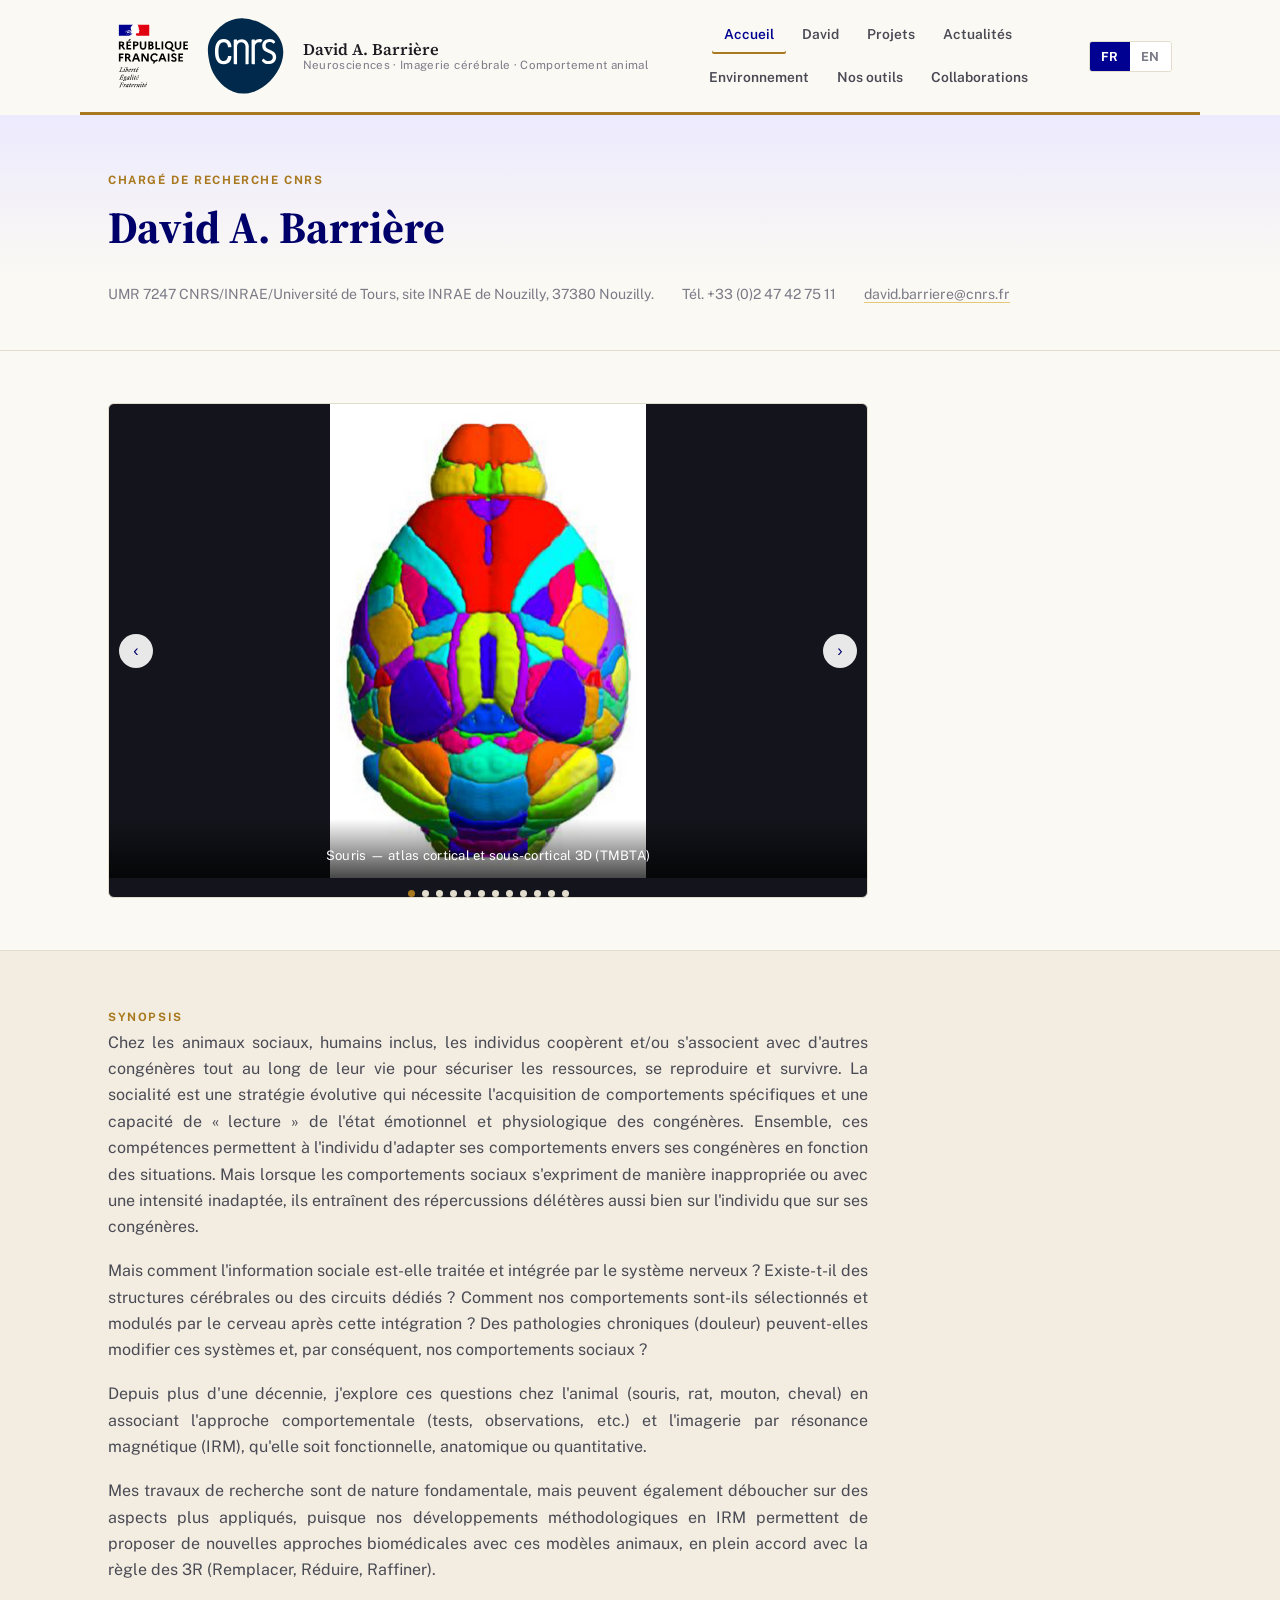
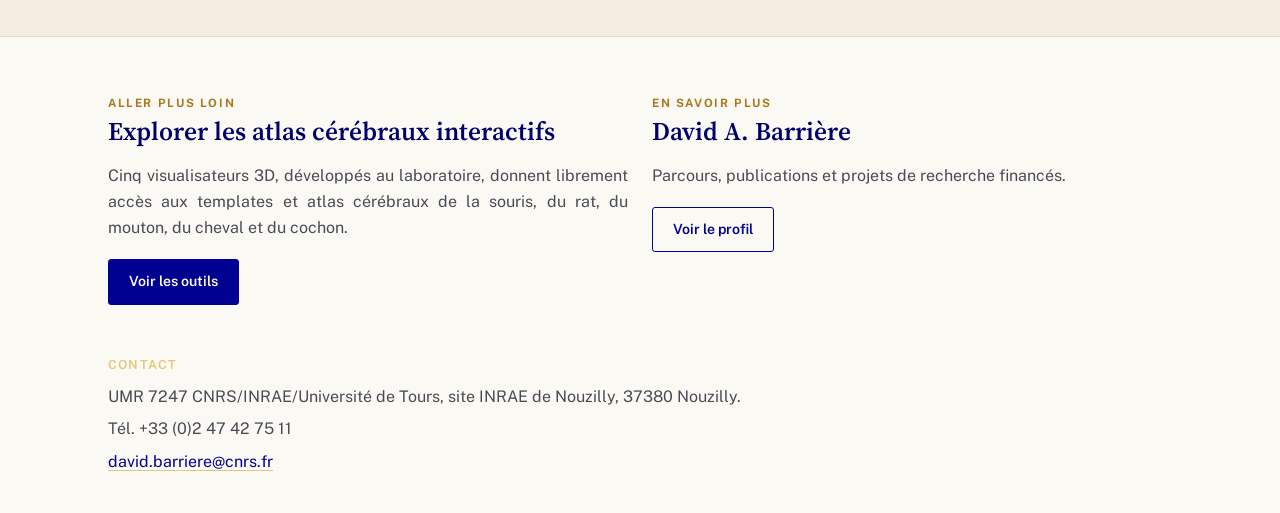
<file: index.html>
<!doctype html>
<html lang="fr">
<head>
<meta charset="utf-8" />
<meta name="viewport" content="width=device-width, initial-scale=1" />
<title>David A. Barrière — Neurosciences sociales &amp; imagerie cérébrale</title>
<meta name="description" content="David A. Barrière, Chargé de Recherche CNRS, UMR 7247 PRC — imagerie cérébrale et éthologie computationnelle chez l'animal." />
<meta name="google-site-verification" content="NiwspZHtEETJXSkyAQ-cQuq5qLHvLIbcLgg3oZhoqTY" />
<meta name="msvalidate.01" content="DA36E1AEF1D26B01E911F034DDCC80C7" />
<link rel="stylesheet" href="./assets/css/site.css?v=11" />
<script data-goatcounter="https://davidbarriere.goatcounter.com/count" async src="https://gc.zgo.at/count.js"></script>
<link rel="canonical" href="https://davidbarriere.github.io/" />
</head>
<body>
<div id="site-header"></div>

<main>
  <section class="hero">
    <div class="wrap">
      <span class="eyebrow" data-i18n="rights"></span>
      <h1>David A. Barrière</h1>
      <div class="hero-contact">
        <span data-lang-block="fr">UMR 7247 CNRS/INRAE/Université de Tours, site INRAE de Nouzilly, 37380 Nouzilly.</span>
        <span data-lang-block="en">UMR 7247 CNRS/INRAE/University of Tours, INRAE site of Nouzilly, 37380 Nouzilly, France.</span>
        <span>Tél. +33 (0)2 47 42 75 11</span>
        <a href="mailto:david.barriere@cnrs.fr">david.barriere@cnrs.fr</a>
      </div>
    </div>
  </section>

  <section class="section">
    <div class="wrap">
      <div class="carousel" data-carousel>
        <div class="carousel-track">
          <div class="carousel-slide active">
            <img src="assets/img/carousel/mouse1.png" alt="Mouse brain 3D atlas" />
            <div class="carousel-caption">
              <span data-lang-block="fr">Souris — atlas cortical et sous-cortical 3D (TMBTA)</span>
              <span data-lang-block="en">Mouse — 3D cortical and subcortical atlas (TMBTA)</span>
            </div>
          </div>
          <div class="carousel-slide">
            <img src="assets/img/carousel/mouse2.png" alt="Mouse functional cortical systems" />
            <div class="carousel-caption">
              <span data-lang-block="fr">Souris — systèmes corticaux fonctionnels (frontal, insulaire, olfactif, moteur…)</span>
              <span data-lang-block="en">Mouse — functional cortical systems (frontal, insular, olfactory, motor…)</span>
            </div>
          </div>
          <div class="carousel-slide">
            <img src="assets/img/carousel/mouse3.png" alt="Mouse hypothalamic nuclei" />
            <div class="carousel-caption">
              <span data-lang-block="fr">Souris — segmentation 3D des noyaux hypothalamiques</span>
              <span data-lang-block="en">Mouse — 3D segmentation of hypothalamic nuclei</span>
            </div>
          </div>
          <div class="carousel-slide">
            <img src="assets/img/carousel/mouse4.png" alt="Mouse hippocampal formation" />
            <div class="carousel-caption">
              <span data-lang-block="fr">Souris — formation hippocampique bilatérale (CA1/CA3/DG)</span>
              <span data-lang-block="en">Mouse — bilateral hippocampal formation (CA1/CA3/DG)</span>
            </div>
          </div>
          <div class="carousel-slide">
            <img src="assets/img/carousel/rat-atlas.png" alt="Rat brain 3D atlas" />
            <div class="carousel-caption">
              <span data-lang-block="fr">Rat — atlas cérébral 3D, vue dorsale (SIGMA/Waxholm Space)</span>
              <span data-lang-block="en">Rat — 3D brain atlas, dorsal view (SIGMA/Waxholm Space)</span>
            </div>
          </div>
          <div class="carousel-slide">
            <img src="assets/img/carousel/rat2.png" alt="Rat brain coronal atlas series" />
            <div class="carousel-caption">
              <span data-lang-block="fr">Rat — série de coupes coronales en coordonnées stéréotaxiques</span>
              <span data-lang-block="en">Rat — coronal atlas series in stereotaxic coordinates</span>
            </div>
          </div>
          <div class="carousel-slide">
            <img src="assets/img/carousel/sheep.png" alt="Sheep brain stereotaxic atlas" />
            <div class="carousel-caption">
              <span data-lang-block="fr">Mouton — atlas IRM stéréotaxique référencé à Lambda (TSBTA)</span>
              <span data-lang-block="en">Sheep — stereotaxic MRI atlas referenced to Lambda (TSBTA)</span>
            </div>
          </div>
          <div class="carousel-slide">
            <img src="assets/img/carousel/sheep2.png" alt="Sheep thalamic nuclei" />
            <div class="carousel-caption">
              <span data-lang-block="fr">Mouton — segmentation des noyaux thalamiques</span>
              <span data-lang-block="en">Sheep — segmentation of thalamic nuclei</span>
            </div>
          </div>
          <div class="carousel-slide">
            <img src="assets/img/carousel/horse-atlas.png" alt="Horse brain 3D atlas" />
            <div class="carousel-caption">
              <span data-lang-block="fr">Cheval — atlas cortical 3D, vue latérale</span>
              <span data-lang-block="en">Horse — 3D cortical atlas, lateral view</span>
            </div>
          </div>
          <div class="carousel-slide">
            <img src="assets/img/carousel/horse-fiberatlas.png" alt="Horse white matter tractography" />
            <div class="carousel-caption">
              <span data-lang-block="fr">Cheval — tractographie des faisceaux de substance blanche</span>
              <span data-lang-block="en">Horse — white matter fiber tractography</span>
            </div>
          </div>
          <div class="carousel-slide">
            <img src="assets/img/carousel/horse-template.png" alt="Horse anatomical MRI template" />
            <div class="carousel-caption">
              <span data-lang-block="fr">Cheval — template anatomique IRM (coupe coronale)</span>
              <span data-lang-block="en">Horse — anatomical MRI template (coronal slice)</span>
            </div>
          </div>
          <div class="carousel-slide">
            <img src="assets/img/carousel/sheep3.png" alt="Whole-brain segmentation within the skull" />
            <div class="carousel-caption">
              <span data-lang-block="fr">Segmentation cérébrale complète au sein du crâne, espace stéréotaxique</span>
              <span data-lang-block="en">Whole-brain segmentation within the skull, stereotaxic space</span>
            </div>
          </div>
        </div>
        <button class="carousel-arrow prev" aria-label="Previous">‹</button>
        <button class="carousel-arrow next" aria-label="Next">›</button>
        <div class="carousel-dots"></div>
      </div>
    </div>
  </section>

  <section class="section section-alt">
    <div class="wrap">
      <span class="eyebrow" data-lang-block="fr">Synopsis</span>
      <span class="eyebrow" data-lang-block="en">Synopsis</span>
      <div class="prose" data-lang-block="fr">
        <p>Chez les animaux sociaux, humains inclus, les individus coopèrent et/ou s'associent avec d'autres congénères tout au long de leur vie pour sécuriser les ressources, se reproduire et survivre. La socialité est une stratégie évolutive qui nécessite l'acquisition de comportements spécifiques et une capacité de « lecture » de l'état émotionnel et physiologique des congénères. Ensemble, ces compétences permettent à l'individu d'adapter ses comportements envers ses congénères en fonction des situations. Mais lorsque les comportements sociaux s'expriment de manière inappropriée ou avec une intensité inadaptée, ils entraînent des répercussions délétères aussi bien sur l'individu que sur ses congénères.</p>
        <p>Mais comment l'information sociale est-elle traitée et intégrée par le système nerveux ? Existe-t-il des structures cérébrales ou des circuits dédiés ? Comment nos comportements sont-ils sélectionnés et modulés par le cerveau après cette intégration ? Des pathologies chroniques (douleur) peuvent-elles modifier ces systèmes et, par conséquent, nos comportements sociaux ?</p>
        <p>Depuis plus d'une décennie, j'explore ces questions chez l'animal (souris, rat, mouton, cheval) en associant l'approche comportementale (tests, observations, etc.) et l'imagerie par résonance magnétique (IRM), qu'elle soit fonctionnelle, anatomique ou quantitative.</p>
        <p>Mes travaux de recherche sont de nature fondamentale, mais peuvent également déboucher sur des aspects plus appliqués, puisque nos développements méthodologiques en IRM permettent de proposer de nouvelles approches biomédicales avec ces modèles animaux, en plein accord avec la règle des 3R (Remplacer, Réduire, Raffiner).</p>
      </div>
      <div class="prose" data-lang-block="en">
        <p>In social animals, humans included, individuals cooperate with and/or associate with other conspecifics throughout their lives to secure resources, reproduce and survive. Sociality is an evolutionary strategy that requires the acquisition of specific behaviours and the ability to "read" the emotional and physiological state of conspecifics. Together, these abilities allow an individual to adapt its behaviour towards others according to the situation. But when social behaviours are expressed inappropriately, or with an unsuited intensity, they have deleterious consequences for both the individual and its conspecifics.</p>
        <p>But how is social information processed and integrated by the nervous system? Are there dedicated brain structures or circuits? How are our behaviours selected and modulated by the brain after this integration? Can chronic conditions such as pain alter these systems and, consequently, our social behaviours?</p>
        <p>For over a decade, I have been investigating these questions in animal models (mice, rats, sheep, horses), combining behavioural approaches (tests, observations, etc.) with magnetic resonance imaging (MRI), whether functional, anatomical or quantitative.</p>
        <p>My research is fundamental in nature, but can also lead to more applied outcomes, since our methodological developments in MRI make it possible to propose new biomedical approaches using these animal models, fully in line with the 3Rs principle (Replace, Reduce, Refine).</p>
      </div>
    </div>
  </section>

  <section class="section">
    <div class="wrap grid grid-2">
      <div>
        <span class="eyebrow" data-lang-block="fr">Aller plus loin</span>
        <span class="eyebrow" data-lang-block="en">Go further</span>
        <h2 data-lang-block="fr">Explorer les atlas cérébraux interactifs</h2>
        <h2 data-lang-block="en">Explore the interactive brain atlases</h2>
        <p data-lang-block="fr">Cinq visualisateurs 3D, développés au laboratoire, donnent librement accès aux templates et atlas cérébraux de la souris, du rat, du mouton, du cheval et du cochon.</p>
        <p data-lang-block="en">Five 3D viewers, developed in the lab, give free access to the mouse, rat, sheep, horse and pig brain templates and atlases.</p>
        <a class="btn" href="tools.html"><span data-lang-block="fr">Voir les outils</span><span data-lang-block="en">See the tools</span></a>
      </div>
      <div>
        <span class="eyebrow" data-lang-block="fr">En savoir plus</span>
        <span class="eyebrow" data-lang-block="en">Learn more</span>
        <h2 data-lang-block="fr">David A. Barrière</h2>
        <h2 data-lang-block="en">David A. Barrière</h2>
        <p data-lang-block="fr">Parcours, publications et projets de recherche financés.</p>
        <p data-lang-block="en">Career path, publications and funded research projects.</p>
        <a class="btn btn-outline" href="david.html"><span data-lang-block="fr">Voir le profil</span><span data-lang-block="en">See the profile</span></a>
      </div>
    </div>
  </section>
</main>

<div id="site-footer"></div>

<script type="module">
  import { initSiteChrome, initCarousel } from "./assets/js/site.js?v=2";
  initSiteChrome({ active: "home", defaultLang: "fr" });
  initCarousel("[data-carousel]");
</script>
</body>
</html>
</file>
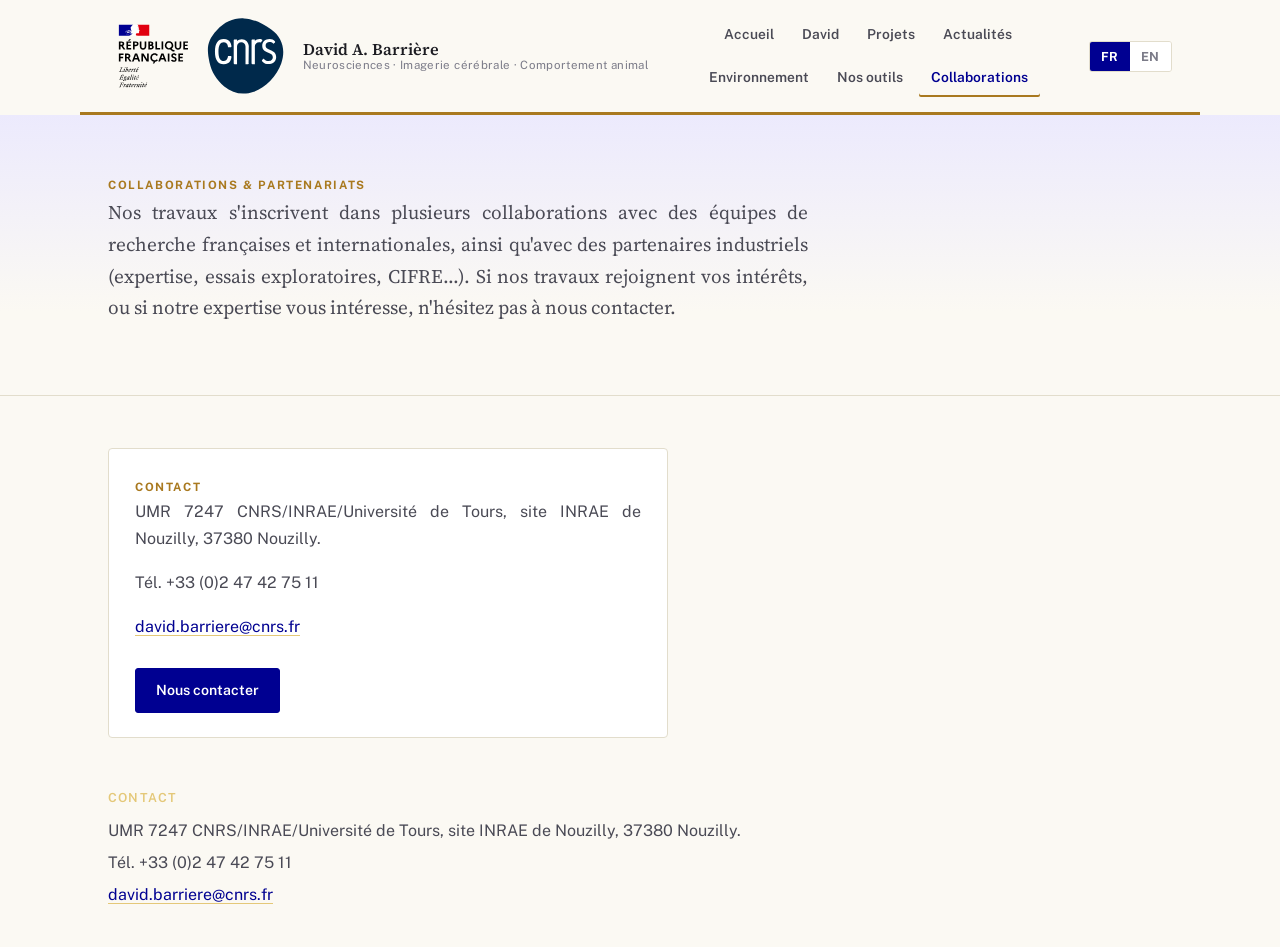
<file: collaborations.html>
<!doctype html>
<html lang="fr">
<head>
<meta charset="utf-8" />
<meta name="viewport" content="width=device-width, initial-scale=1" />
<title>David A. Barrière — Collaborations</title>
<meta name="description" content="Collaborations académiques et industrielles — UMR 7247 CNRS/INRAE/Université de Tours." />
<link rel="stylesheet" href="./assets/css/site.css?v=11" />
<script data-goatcounter="https://davidbarriere.goatcounter.com/count" async src="https://gc.zgo.at/count.js"></script>
<link rel="canonical" href="https://davidbarriere.github.io/collaborations.html" />
</head>
<body>
<div id="site-header"></div>

<main>
  <section class="hero">
    <div class="wrap">
      <span class="eyebrow" data-lang-block="fr">Collaborations &amp; partenariats</span>
      <span class="eyebrow" data-lang-block="en">Collaborations &amp; partnerships</span>
      <p class="hero-lede" data-lang-block="fr">Nos travaux s'inscrivent dans plusieurs collaborations avec des équipes de recherche françaises et internationales, ainsi qu'avec des partenaires industriels (expertise, essais exploratoires, CIFRE…). Si nos travaux rejoignent vos intérêts, ou si notre expertise vous intéresse, n'hésitez pas à nous contacter.</p>
      <p class="hero-lede" data-lang-block="en">Our work is part of several collaborations with French and international research teams, as well as with industrial partners (expert consulting, exploratory trials, CIFRE PhDs…). If our work aligns with your interests, or if our expertise is of interest to you, please do not hesitate to contact us.</p>
    </div>
  </section>

  <section class="section">
    <div class="wrap">
      <div class="card" style="max-width:560px;">
        <span class="eyebrow" data-lang-block="fr">Contact</span>
        <span class="eyebrow" data-lang-block="en">Contact</span>
        <p data-lang-block="fr">UMR 7247 CNRS/INRAE/Université de Tours, site INRAE de Nouzilly, 37380 Nouzilly.</p>
        <p data-lang-block="en">UMR 7247 CNRS/INRAE/University of Tours, INRAE site of Nouzilly, 37380 Nouzilly, France.</p>
        <p>Tél. +33 (0)2 47 42 75 11</p>
        <p><a href="mailto:david.barriere@cnrs.fr">david.barriere@cnrs.fr</a></p>
        <a class="btn" href="mailto:david.barriere@cnrs.fr" style="margin-top:10px;">
          <span data-lang-block="fr">Nous contacter</span>
          <span data-lang-block="en">Get in touch</span>
        </a>
      </div>
    </div>
  </section>
</main>

<div id="site-footer"></div>

<script type="module">
  import { initSiteChrome } from "./assets/js/site.js?v=2";
  initSiteChrome({ active: "collaborations", defaultLang: "fr" });
</script>
</body>
</html>
</file>
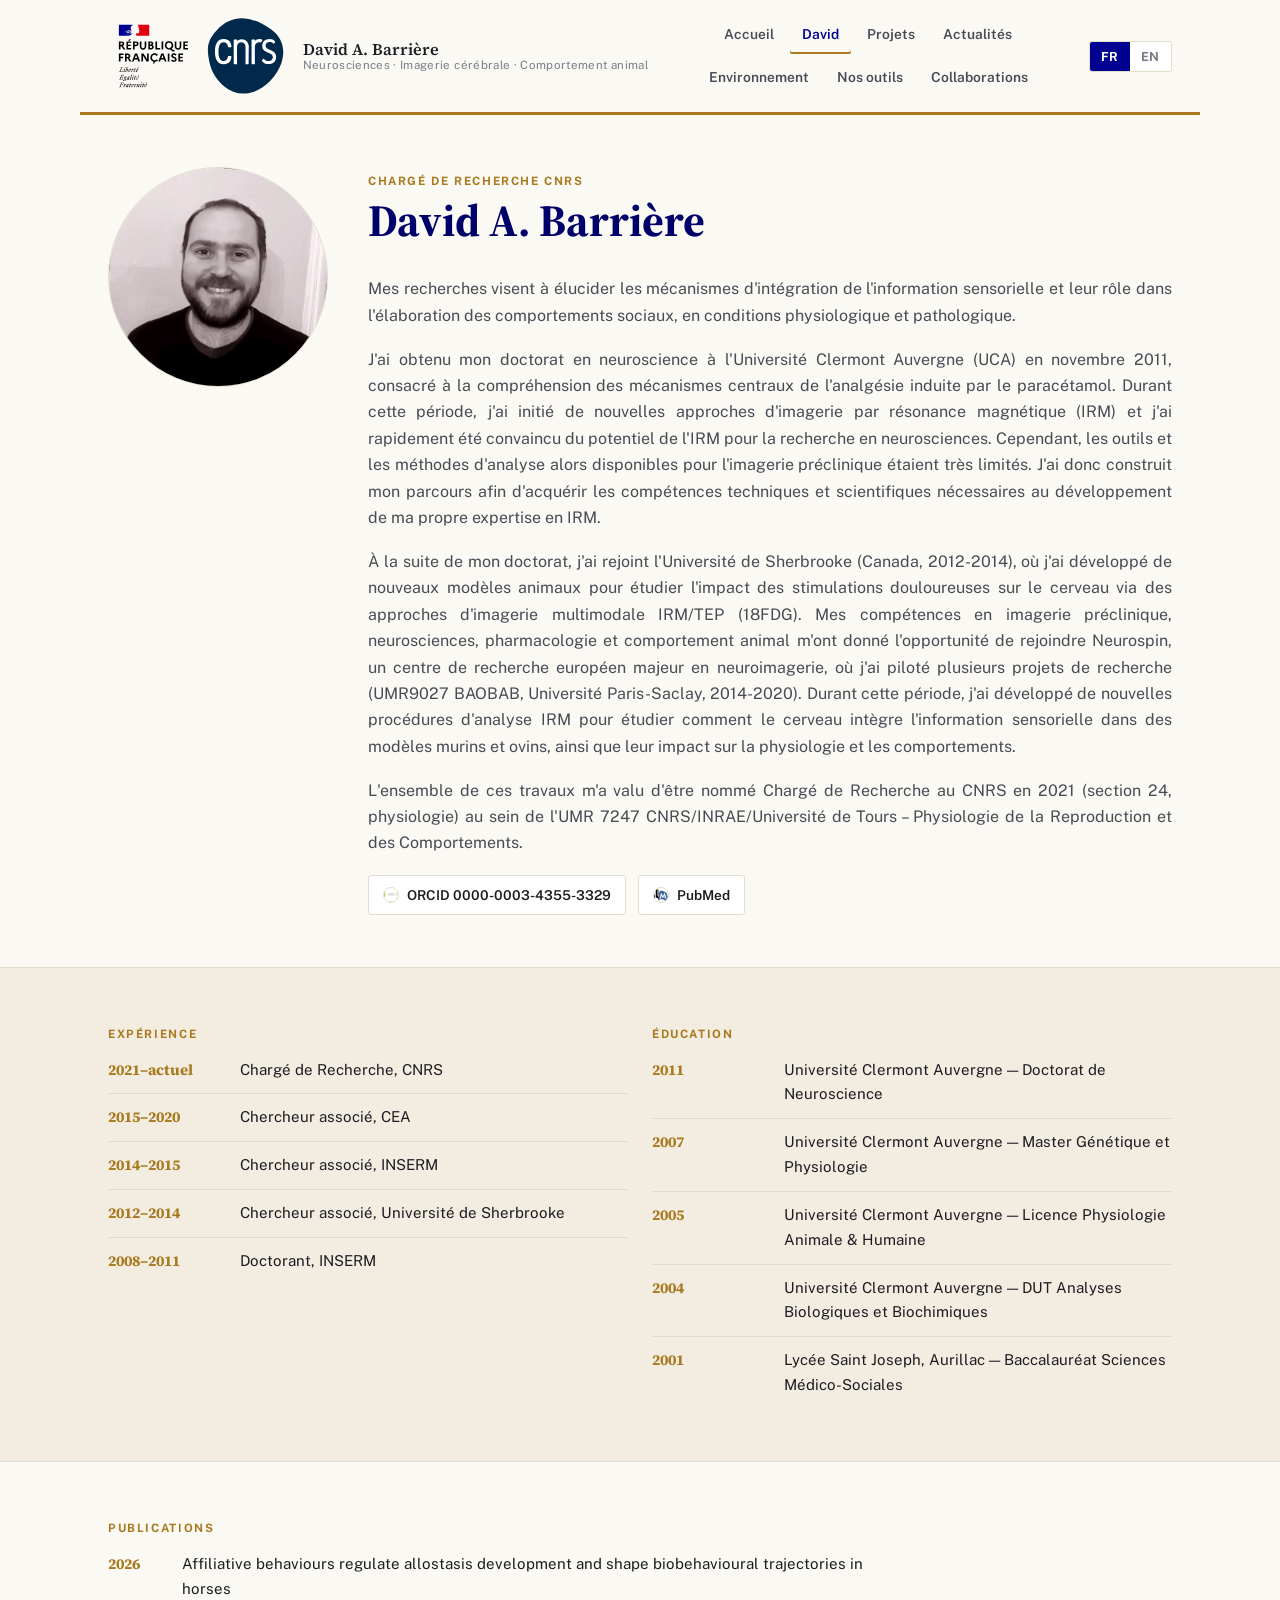
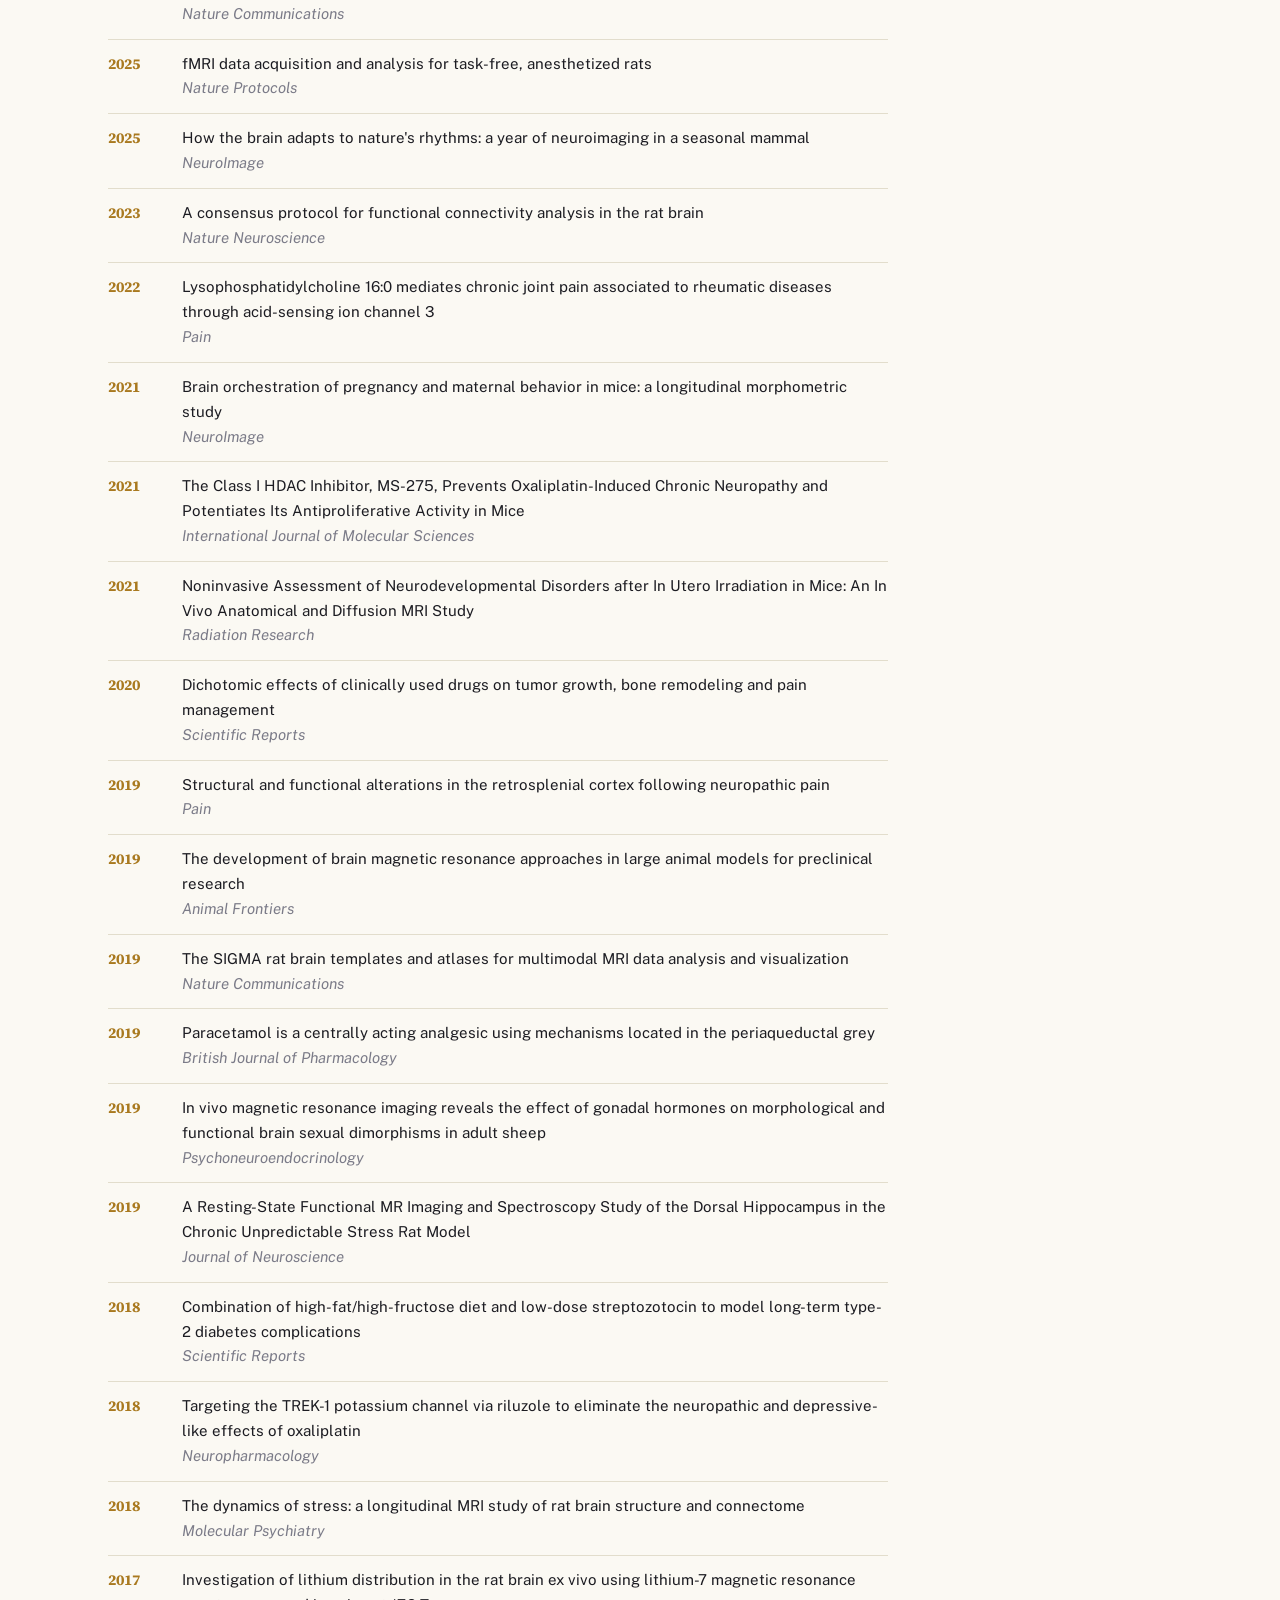
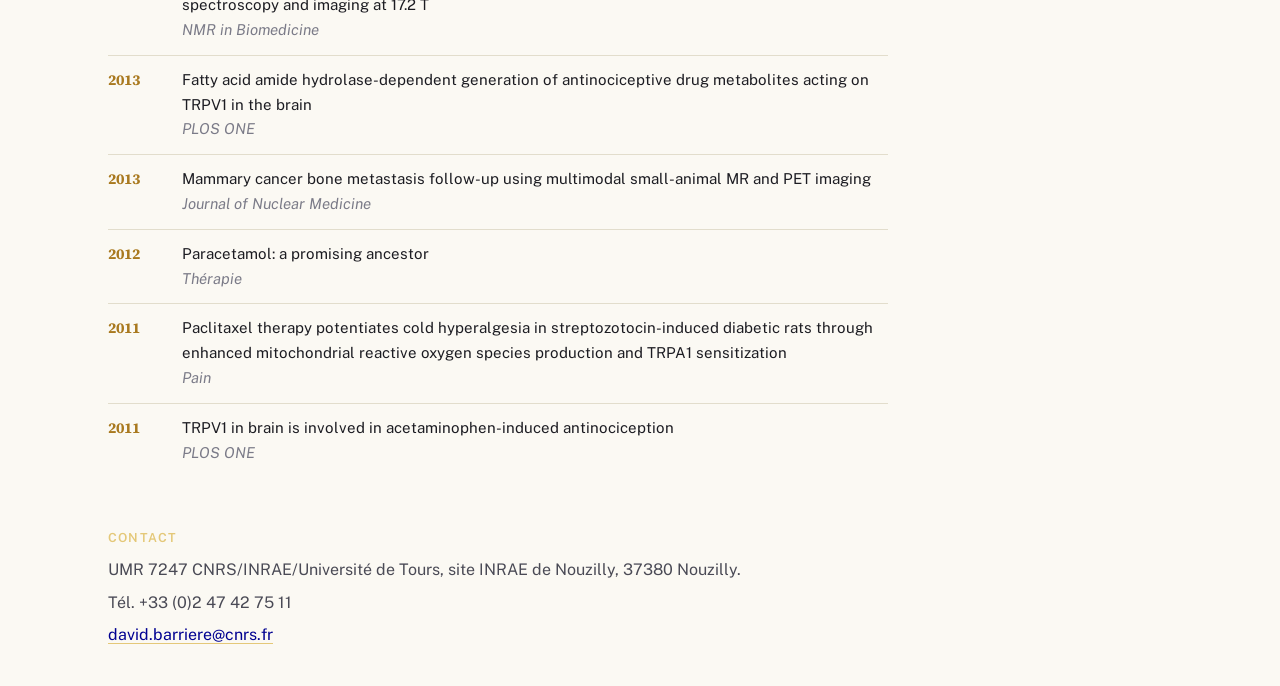
<file: david.html>
<!doctype html>
<html lang="fr">
<head>
<meta charset="utf-8" />
<meta name="viewport" content="width=device-width, initial-scale=1" />
<title>David A. Barrière — Parcours &amp; publications</title>
<meta name="description" content="Parcours, expérience, formation et publications de David A. Barrière, Chargé de Recherche CNRS." />
<link rel="stylesheet" href="./assets/css/site.css?v=11" />
<script data-goatcounter="https://davidbarriere.goatcounter.com/count" async src="https://gc.zgo.at/count.js"></script>
<link rel="canonical" href="https://davidbarriere.github.io/david.html" />
</head>
<body>
<div id="site-header"></div>

<main>
  <section class="section">
    <div class="wrap bio-grid">
      <img src="assets/img/david-portrait.jpg" alt="David A. Barrière" width="220" />
      <div>
        <span class="eyebrow" data-lang-block="fr">Chargé de Recherche CNRS</span>
        <span class="eyebrow" data-lang-block="en">CNRS Research Scientist</span>
        <h1>David A. Barrière</h1>
        <div data-lang-block="fr">
          <p>Mes recherches visent à élucider les mécanismes d'intégration de l'information sensorielle et leur rôle dans l'élaboration des comportements sociaux, en conditions physiologique et pathologique.</p>
          <p>J'ai obtenu mon doctorat en neuroscience à l'Université Clermont Auvergne (UCA) en novembre 2011, consacré à la compréhension des mécanismes centraux de l'analgésie induite par le paracétamol. Durant cette période, j'ai initié de nouvelles approches d'imagerie par résonance magnétique (IRM) et j'ai rapidement été convaincu du potentiel de l'IRM pour la recherche en neurosciences. Cependant, les outils et les méthodes d'analyse alors disponibles pour l'imagerie préclinique étaient très limités. J'ai donc construit mon parcours afin d'acquérir les compétences techniques et scientifiques nécessaires au développement de ma propre expertise en IRM.</p>
          <p>À la suite de mon doctorat, j'ai rejoint l'Université de Sherbrooke (Canada, 2012-2014), où j'ai développé de nouveaux modèles animaux pour étudier l'impact des stimulations douloureuses sur le cerveau via des approches d'imagerie multimodale IRM/TEP (18FDG). Mes compétences en imagerie préclinique, neurosciences, pharmacologie et comportement animal m'ont donné l'opportunité de rejoindre Neurospin, un centre de recherche européen majeur en neuroimagerie, où j'ai piloté plusieurs projets de recherche (UMR9027 BAOBAB, Université Paris-Saclay, 2014-2020). Durant cette période, j'ai développé de nouvelles procédures d'analyse IRM pour étudier comment le cerveau intègre l'information sensorielle dans des modèles murins et ovins, ainsi que leur impact sur la physiologie et les comportements.</p>
          <p>L'ensemble de ces travaux m'a valu d'être nommé Chargé de Recherche au CNRS en 2021 (section 24, physiologie) au sein de l'UMR 7247 CNRS/INRAE/Université de Tours – Physiologie de la Reproduction et des Comportements.</p>
        </div>
        <div data-lang-block="en">
          <p>My research aims to elucidate the mechanisms underlying the integration of sensory information and their role in shaping social behaviour, in health and disease.</p>
          <p>I obtained my PhD in neuroscience from the University Clermont Auvergne (UCA) in November 2011, devoted to understanding the central mechanisms of paracetamol-induced analgesia. During this period, I initiated new magnetic resonance imaging (MRI) approaches and was rapidly convinced of the potential of MRI for neuroscience research. However, the tools and analytical methods available for preclinical imaging at the time were very limited. I therefore built my career to acquire the technical and scientific skills needed to develop my own expertise in MRI.</p>
          <p>Following my PhD, I joined the University of Sherbrooke (Canada, 2012-2014), where I developed new animal models to study the impact of painful stimulation on the brain using multimodal MRI/PET (18FDG) imaging approaches. My skills in preclinical imaging, neuroscience, pharmacology and animal behaviour gave me the opportunity to join NeuroSpin, a major European neuroimaging research centre, where I managed several research projects (UMR9027 BAOBAB, Université Paris-Saclay, 2014-2020). During this period, I developed new MRI analytical procedures to study how the brain integrates sensory information in rodent and ovine models, as well as their impact on physiology and behaviour.</p>
          <p>This body of work led to my appointment as a CNRS Research Scientist in 2021 (Section 24, Physiology) at UMR 7247 CNRS/INRAE/University of Tours – Physiology of Reproduction and Behaviour.</p>
        </div>
        <div class="profile-links">
          <a href="https://orcid.org/0000-0003-4355-3329" target="_blank" rel="noopener noreferrer"><img src="assets/img/orcid.webp" alt="" />ORCID 0000-0003-4355-3329</a>
          <a href="https://pubmed.ncbi.nlm.nih.gov/?term=Barri%C3%A8re+DA" target="_blank" rel="noopener noreferrer"><img src="assets/img/pubmed-logo.svg" alt="" />PubMed</a>
        </div>
      </div>
    </div>
  </section>

  <section class="section section-alt">
    <div class="wrap grid grid-2">
      <div>
        <span class="eyebrow" data-lang-block="fr">Expérience</span>
        <span class="eyebrow" data-lang-block="en">Experience</span>
        <div class="timeline">
          <div class="timeline-row"><div class="timeline-year">2021–<span data-lang-block="fr">actuel</span><span data-lang-block="en">present</span></div><div class="timeline-label"><span data-lang-block="fr">Chargé de Recherche, CNRS</span><span data-lang-block="en">Research Scientist, CNRS</span></div></div>
          <div class="timeline-row"><div class="timeline-year">2015–2020</div><div class="timeline-label"><span data-lang-block="fr">Chercheur associé, CEA</span><span data-lang-block="en">Associate Researcher, CEA</span></div></div>
          <div class="timeline-row"><div class="timeline-year">2014–2015</div><div class="timeline-label"><span data-lang-block="fr">Chercheur associé, INSERM</span><span data-lang-block="en">Associate Researcher, INSERM</span></div></div>
          <div class="timeline-row"><div class="timeline-year">2012–2014</div><div class="timeline-label"><span data-lang-block="fr">Chercheur associé, Université de Sherbrooke</span><span data-lang-block="en">Associate Researcher, University of Sherbrooke</span></div></div>
          <div class="timeline-row"><div class="timeline-year">2008–2011</div><div class="timeline-label"><span data-lang-block="fr">Doctorant, INSERM</span><span data-lang-block="en">PhD student, INSERM</span></div></div>
        </div>
      </div>
      <div>
        <span class="eyebrow" data-lang-block="fr">Éducation</span>
        <span class="eyebrow" data-lang-block="en">Education</span>
        <div class="timeline">
          <div class="timeline-row"><div class="timeline-year">2011</div><div class="timeline-label">Université Clermont Auvergne — <span data-lang-block="fr">Doctorat de Neuroscience</span><span data-lang-block="en">PhD in Neuroscience</span></div></div>
          <div class="timeline-row"><div class="timeline-year">2007</div><div class="timeline-label">Université Clermont Auvergne — <span data-lang-block="fr">Master Génétique et Physiologie</span><span data-lang-block="en">Master's in Genetics and Physiology</span></div></div>
          <div class="timeline-row"><div class="timeline-year">2005</div><div class="timeline-label">Université Clermont Auvergne — <span data-lang-block="fr">Licence Physiologie Animale &amp; Humaine</span><span data-lang-block="en">Bachelor's in Animal &amp; Human Physiology</span></div></div>
          <div class="timeline-row"><div class="timeline-year">2004</div><div class="timeline-label">Université Clermont Auvergne — <span data-lang-block="fr">DUT Analyses Biologiques et Biochimiques</span><span data-lang-block="en">University Diploma in Biological &amp; Biochemical Analysis</span></div></div>
          <div class="timeline-row"><div class="timeline-year">2001</div><div class="timeline-label">Lycée Saint Joseph, Aurillac — <span data-lang-block="fr">Baccalauréat Sciences Médico-Sociales</span><span data-lang-block="en">Baccalauréat in Medical &amp; Social Sciences</span></div></div>
        </div>
      </div>
    </div>
  </section>

  <section class="section">
    <div class="wrap">
      <span class="eyebrow" data-lang-block="fr">Publications</span>
      <span class="eyebrow" data-lang-block="en">Publications</span>
      <div class="pub-list">
        <div class="pub-row"><div class="pub-year">2026</div><div><a class="pub-title" href="https://pubmed.ncbi.nlm.nih.gov/41530128/" target="_blank" rel="noopener noreferrer">Affiliative behaviours regulate allostasis development and shape biobehavioural trajectories in horses</a><div class="pub-journal">Nature Communications</div></div></div>
        <div class="pub-row"><div class="pub-year">2025</div><div><a class="pub-title" href="https://pubmed.ncbi.nlm.nih.gov/39875591/" target="_blank" rel="noopener noreferrer">fMRI data acquisition and analysis for task-free, anesthetized rats</a><div class="pub-journal">Nature Protocols</div></div></div>
        <div class="pub-row"><div class="pub-year">2025</div><div><a class="pub-title" href="https://pubmed.ncbi.nlm.nih.gov/41038595/" target="_blank" rel="noopener noreferrer">How the brain adapts to nature's rhythms: a year of neuroimaging in a seasonal mammal</a><div class="pub-journal">NeuroImage</div></div></div>
        <div class="pub-row"><div class="pub-year">2023</div><div><a class="pub-title" href="https://pubmed.ncbi.nlm.nih.gov/36973511/" target="_blank" rel="noopener noreferrer">A consensus protocol for functional connectivity analysis in the rat brain</a><div class="pub-journal">Nature Neuroscience</div></div></div>
        <div class="pub-row"><div class="pub-year">2022</div><div><a class="pub-title" href="https://pubmed.ncbi.nlm.nih.gov/35086123/" target="_blank" rel="noopener noreferrer">Lysophosphatidylcholine 16:0 mediates chronic joint pain associated to rheumatic diseases through acid-sensing ion channel 3</a><div class="pub-journal">Pain</div></div></div>
        <div class="pub-row"><div class="pub-year">2021</div><div><a class="pub-title" href="https://pubmed.ncbi.nlm.nih.gov/33516895/" target="_blank" rel="noopener noreferrer">Brain orchestration of pregnancy and maternal behavior in mice: a longitudinal morphometric study</a><div class="pub-journal">NeuroImage</div></div></div>
        <div class="pub-row"><div class="pub-year">2021</div><div><a class="pub-title" href="https://pubmed.ncbi.nlm.nih.gov/35008525/" target="_blank" rel="noopener noreferrer">The Class I HDAC Inhibitor, MS-275, Prevents Oxaliplatin-Induced Chronic Neuropathy and Potentiates Its Antiproliferative Activity in Mice</a><div class="pub-journal">International Journal of Molecular Sciences</div></div></div>
        <div class="pub-row"><div class="pub-year">2021</div><div><a class="pub-title" href="https://pubmed.ncbi.nlm.nih.gov/33826744/" target="_blank" rel="noopener noreferrer">Noninvasive Assessment of Neurodevelopmental Disorders after In Utero Irradiation in Mice: An In Vivo Anatomical and Diffusion MRI Study</a><div class="pub-journal">Radiation Research</div></div></div>
        <div class="pub-row"><div class="pub-year">2020</div><div><a class="pub-title" href="https://pubmed.ncbi.nlm.nih.gov/31882872/" target="_blank" rel="noopener noreferrer">Dichotomic effects of clinically used drugs on tumor growth, bone remodeling and pain management</a><div class="pub-journal">Scientific Reports</div></div></div>
        <div class="pub-row"><div class="pub-year">2019</div><div><a class="pub-title" href="https://pubmed.ncbi.nlm.nih.gov/31145220/" target="_blank" rel="noopener noreferrer">Structural and functional alterations in the retrosplenial cortex following neuropathic pain</a><div class="pub-journal">Pain</div></div></div>
        <div class="pub-row"><div class="pub-year">2019</div><div><a class="pub-title" href="https://pubmed.ncbi.nlm.nih.gov/32002261/" target="_blank" rel="noopener noreferrer">The development of brain magnetic resonance approaches in large animal models for preclinical research</a><div class="pub-journal">Animal Frontiers</div></div></div>
        <div class="pub-row"><div class="pub-year">2019</div><div><a class="pub-title" href="https://pubmed.ncbi.nlm.nih.gov/31836716/" target="_blank" rel="noopener noreferrer">The SIGMA rat brain templates and atlases for multimodal MRI data analysis and visualization</a><div class="pub-journal">Nature Communications</div></div></div>
        <div class="pub-row"><div class="pub-year">2019</div><div><a class="pub-title" href="https://pubmed.ncbi.nlm.nih.gov/31734950/" target="_blank" rel="noopener noreferrer">Paracetamol is a centrally acting analgesic using mechanisms located in the periaqueductal grey</a><div class="pub-journal">British Journal of Pharmacology</div></div></div>
        <div class="pub-row"><div class="pub-year">2019</div><div><a class="pub-title" href="https://pubmed.ncbi.nlm.nih.gov/31465941/" target="_blank" rel="noopener noreferrer">In vivo magnetic resonance imaging reveals the effect of gonadal hormones on morphological and functional brain sexual dimorphisms in adult sheep</a><div class="pub-journal">Psychoneuroendocrinology</div></div></div>
        <div class="pub-row"><div class="pub-year">2019</div><div><a class="pub-title" href="https://pubmed.ncbi.nlm.nih.gov/30804096/" target="_blank" rel="noopener noreferrer">A Resting-State Functional MR Imaging and Spectroscopy Study of the Dorsal Hippocampus in the Chronic Unpredictable Stress Rat Model</a><div class="pub-journal">Journal of Neuroscience</div></div></div>
        <div class="pub-row"><div class="pub-year">2018</div><div><a class="pub-title" href="https://pubmed.ncbi.nlm.nih.gov/29323186/" target="_blank" rel="noopener noreferrer">Combination of high-fat/high-fructose diet and low-dose streptozotocin to model long-term type-2 diabetes complications</a><div class="pub-journal">Scientific Reports</div></div></div>
        <div class="pub-row"><div class="pub-year">2018</div><div><a class="pub-title" href="https://pubmed.ncbi.nlm.nih.gov/30056126/" target="_blank" rel="noopener noreferrer">Targeting the TREK-1 potassium channel via riluzole to eliminate the neuropathic and depressive-like effects of oxaliplatin</a><div class="pub-journal">Neuropharmacology</div></div></div>
        <div class="pub-row"><div class="pub-year">2018</div><div><a class="pub-title" href="https://pubmed.ncbi.nlm.nih.gov/29203852/" target="_blank" rel="noopener noreferrer">The dynamics of stress: a longitudinal MRI study of rat brain structure and connectome</a><div class="pub-journal">Molecular Psychiatry</div></div></div>
        <div class="pub-row"><div class="pub-year">2017</div><div><a class="pub-title" href="https://pubmed.ncbi.nlm.nih.gov/28703506/" target="_blank" rel="noopener noreferrer">Investigation of lithium distribution in the rat brain ex vivo using lithium-7 magnetic resonance spectroscopy and imaging at 17.2 T</a><div class="pub-journal">NMR in Biomedicine</div></div></div>
        <div class="pub-row"><div class="pub-year">2013</div><div><a class="pub-title" href="https://pubmed.ncbi.nlm.nih.gov/23940628/" target="_blank" rel="noopener noreferrer">Fatty acid amide hydrolase-dependent generation of antinociceptive drug metabolites acting on TRPV1 in the brain</a><div class="pub-journal">PLOS ONE</div></div></div>
        <div class="pub-row"><div class="pub-year">2013</div><div><a class="pub-title" href="https://pubmed.ncbi.nlm.nih.gov/23596003/" target="_blank" rel="noopener noreferrer">Mammary cancer bone metastasis follow-up using multimodal small-animal MR and PET imaging</a><div class="pub-journal">Journal of Nuclear Medicine</div></div></div>
        <div class="pub-row"><div class="pub-year">2012</div><div><a class="pub-title" href="https://pubmed.ncbi.nlm.nih.gov/23110826/" target="_blank" rel="noopener noreferrer">Paracetamol: a promising ancestor</a><div class="pub-journal">Thérapie</div></div></div>
        <div class="pub-row"><div class="pub-year">2011</div><div><a class="pub-title" href="https://pubmed.ncbi.nlm.nih.gov/22177224/" target="_blank" rel="noopener noreferrer">Paclitaxel therapy potentiates cold hyperalgesia in streptozotocin-induced diabetic rats through enhanced mitochondrial reactive oxygen species production and TRPA1 sensitization</a><div class="pub-journal">Pain</div></div></div>
        <div class="pub-row"><div class="pub-year">2011</div><div><a class="pub-title" href="https://pubmed.ncbi.nlm.nih.gov/20862299/" target="_blank" rel="noopener noreferrer">TRPV1 in brain is involved in acetaminophen-induced antinociception</a><div class="pub-journal">PLOS ONE</div></div></div>
      </div>
    </div>
  </section>
</main>

<div id="site-footer"></div>

<script type="module">
  import { initSiteChrome } from "./assets/js/site.js?v=2";
  initSiteChrome({ active: "david", defaultLang: "fr" });
</script>
</body>
</html>
</file>
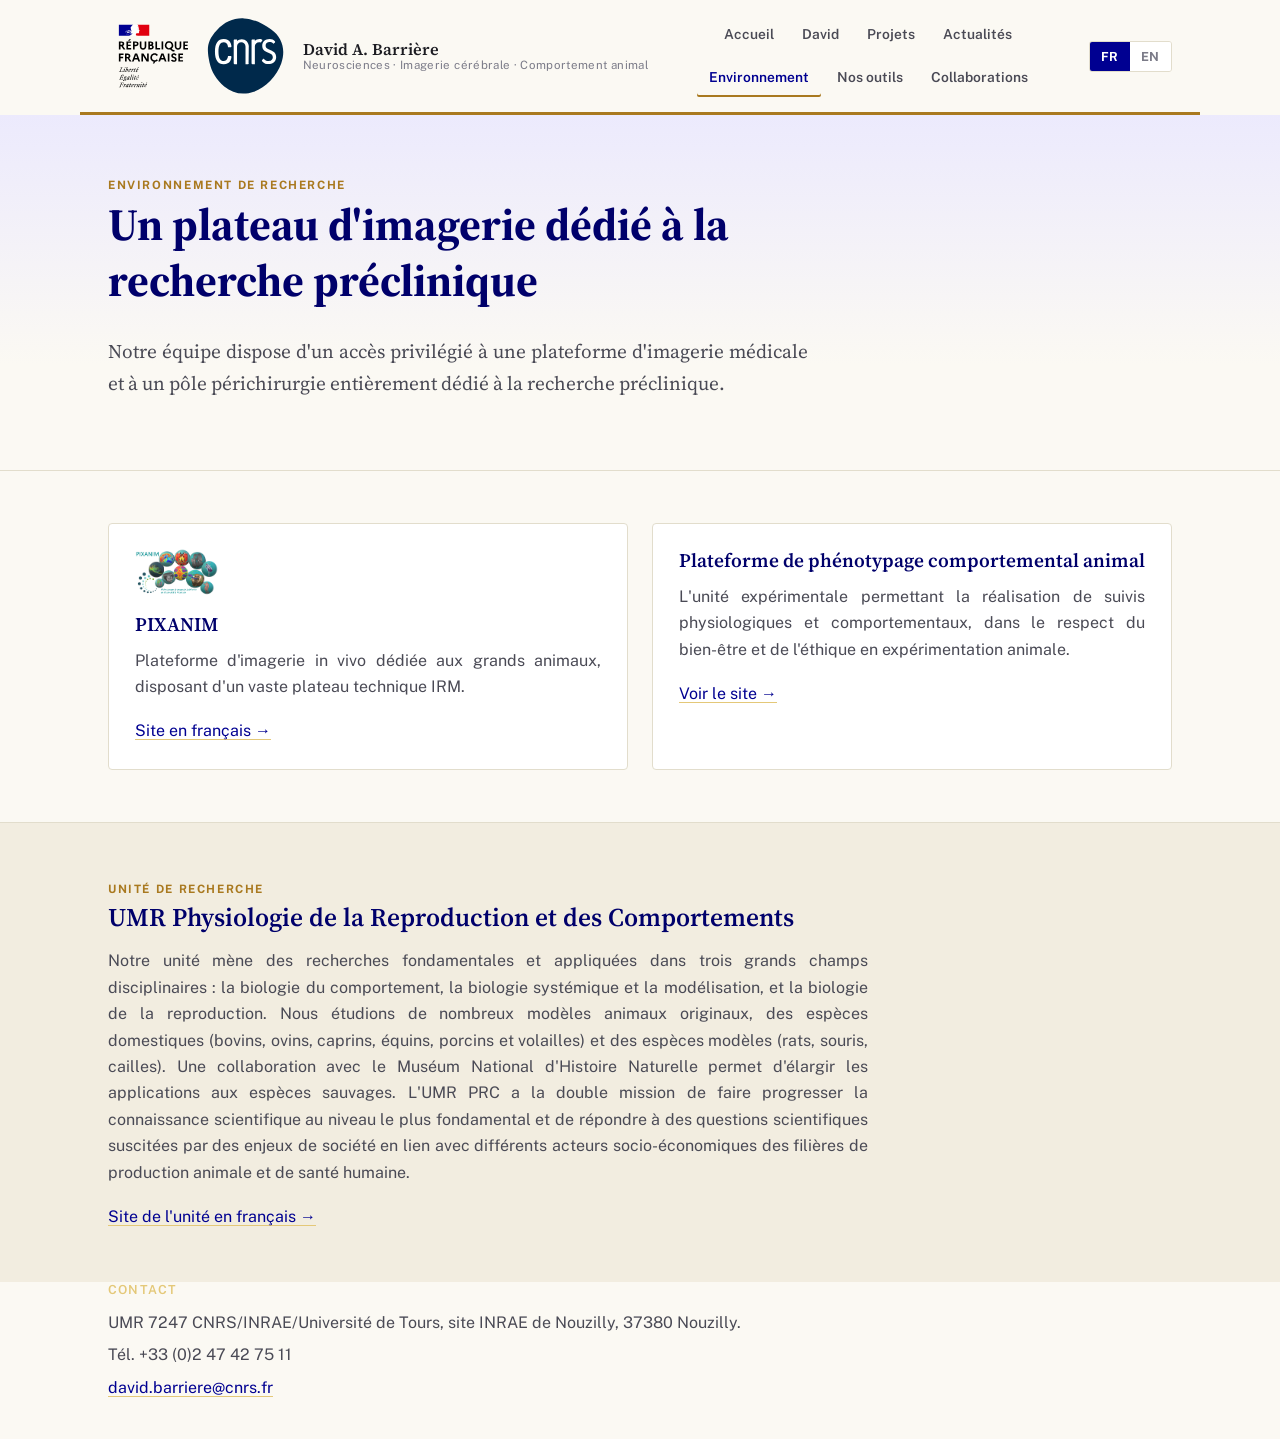
<file: lab.html>
<!doctype html>
<html lang="fr">
<head>
<meta charset="utf-8" />
<meta name="viewport" content="width=device-width, initial-scale=1" />
<title>David A. Barrière — Environnement de recherche</title>
<meta name="description" content="PIXANIM, plateforme de phénotypage comportemental animal et UMR Physiologie de la Reproduction et des Comportements (UMR PRC)." />
<link rel="stylesheet" href="./assets/css/site.css?v=11" />
<script data-goatcounter="https://davidbarriere.goatcounter.com/count" async src="https://gc.zgo.at/count.js"></script>
<link rel="canonical" href="https://davidbarriere.github.io/lab.html" />
</head>
<body>
<div id="site-header"></div>

<main>
  <section class="hero">
    <div class="wrap">
      <span class="eyebrow" data-lang-block="fr">Environnement de recherche</span>
      <span class="eyebrow" data-lang-block="en">Research environment</span>
      <h1 data-lang-block="fr">Un plateau d'imagerie dédié à la recherche préclinique</h1>
      <h1 data-lang-block="en">An imaging platform dedicated to preclinical research</h1>
      <p class="hero-lede" data-lang-block="fr">Notre équipe dispose d'un accès privilégié à une plateforme d'imagerie médicale et à un pôle périchirurgie entièrement dédié à la recherche préclinique.</p>
      <p class="hero-lede" data-lang-block="en">Our team has privileged access to a medical imaging platform and a peri-surgical unit entirely dedicated to preclinical research.</p>
    </div>
  </section>

  <section class="section">
    <div class="wrap grid grid-3">
      <div class="card">
        <img src="assets/img/pixanim.png" alt="PIXANIM" style="max-height:48px;width:auto;margin-bottom:16px;" />
        <h3>PIXANIM</h3>
        <p data-lang-block="fr">Plateforme d'imagerie in vivo dédiée aux grands animaux, disposant d'un vaste plateau technique IRM.</p>
        <p data-lang-block="en">In vivo imaging platform dedicated to large animals, with an extensive MRI technical facility.</p>
        <p style="margin-top:14px;">
          <a href="https://pixanim.val-de-loire.hub.inrae.fr/" target="_blank" rel="noopener noreferrer" data-lang-block="fr">Site en français →</a>
          <a href="https://eng-pixanim.val-de-loire.hub.inrae.fr/" target="_blank" rel="noopener noreferrer" data-lang-block="en">Site in English →</a>
        </p>
      </div>
      <div class="card">
        <h3 data-lang-block="fr">Plateforme de phénotypage comportemental animal</h3>
        <h3 data-lang-block="en">Animal Behavioral Phenotyping Platform</h3>
        <p data-lang-block="fr">L'unité expérimentale permettant la réalisation de suivis physiologiques et comportementaux, dans le respect du bien-être et de l'éthique en expérimentation animale.</p>
        <p data-lang-block="en">The experimental unit for conducting physiological and behavioural monitoring, in full respect of welfare and the ethics of animal experimentation.</p>
        <p style="margin-top:14px;">
          <a href="https://pao.isc.inrae.fr/nos-equipes" target="_blank" rel="noopener noreferrer">
            <span data-lang-block="fr">Voir le site →</span>
            <span data-lang-block="en">See the website →</span>
          </a>
        </p>
      </div>
    </div>
  </section>

  <section class="section section-alt">
    <div class="wrap">
      <span class="eyebrow" data-lang-block="fr">Unité de recherche</span>
      <span class="eyebrow" data-lang-block="en">Research unit</span>
      <h2 data-lang-block="fr">UMR Physiologie de la Reproduction et des Comportements</h2>
      <h2 data-lang-block="en">UMR Physiology of Reproduction and Behaviour</h2>
      <div class="prose" data-lang-block="fr">
        <p>Notre unité mène des recherches fondamentales et appliquées dans trois grands champs disciplinaires : la biologie du comportement, la biologie systémique et la modélisation, et la biologie de la reproduction. Nous étudions de nombreux modèles animaux originaux, des espèces domestiques (bovins, ovins, caprins, équins, porcins et volailles) et des espèces modèles (rats, souris, cailles). Une collaboration avec le Muséum National d'Histoire Naturelle permet d'élargir les applications aux espèces sauvages. L'UMR PRC a la double mission de faire progresser la connaissance scientifique au niveau le plus fondamental et de répondre à des questions scientifiques suscitées par des enjeux de société en lien avec différents acteurs socio-économiques des filières de production animale et de santé humaine.</p>
      </div>
      <div class="prose" data-lang-block="en">
        <p>Our unit conducts fundamental and applied research across three major disciplinary fields: behavioural biology, systems biology and modelling, and reproductive biology. We study numerous original animal models, including domestic species (cattle, sheep, goats, horses, pigs and poultry) and model species (rats, mice, quail). A collaboration with the Muséum National d'Histoire Naturelle extends these applications to wild species. UMR PRC has the dual mission of advancing scientific knowledge at the most fundamental level and addressing scientific questions raised by societal challenges, in connection with various socio-economic stakeholders in animal production and human health.</p>
      </div>
      <p style="margin-top:18px;">
        <a href="https://physiologie-reproduction-comportements.val-de-loire.hub.inrae.fr/" target="_blank" rel="noopener noreferrer" data-lang-block="fr">Site de l'unité en français →</a>
        <a href="https://eng-physiologie-reproduction-comportements.val-de-loire.hub.inrae.fr/" target="_blank" rel="noopener noreferrer" data-lang-block="en">Unit website in English →</a>
      </p>
    </div>
  </section>
</main>

<div id="site-footer"></div>

<script type="module">
  import { initSiteChrome } from "./assets/js/site.js?v=2";
  initSiteChrome({ active: "lab", defaultLang: "fr" });
</script>
</body>
</html>
</file>
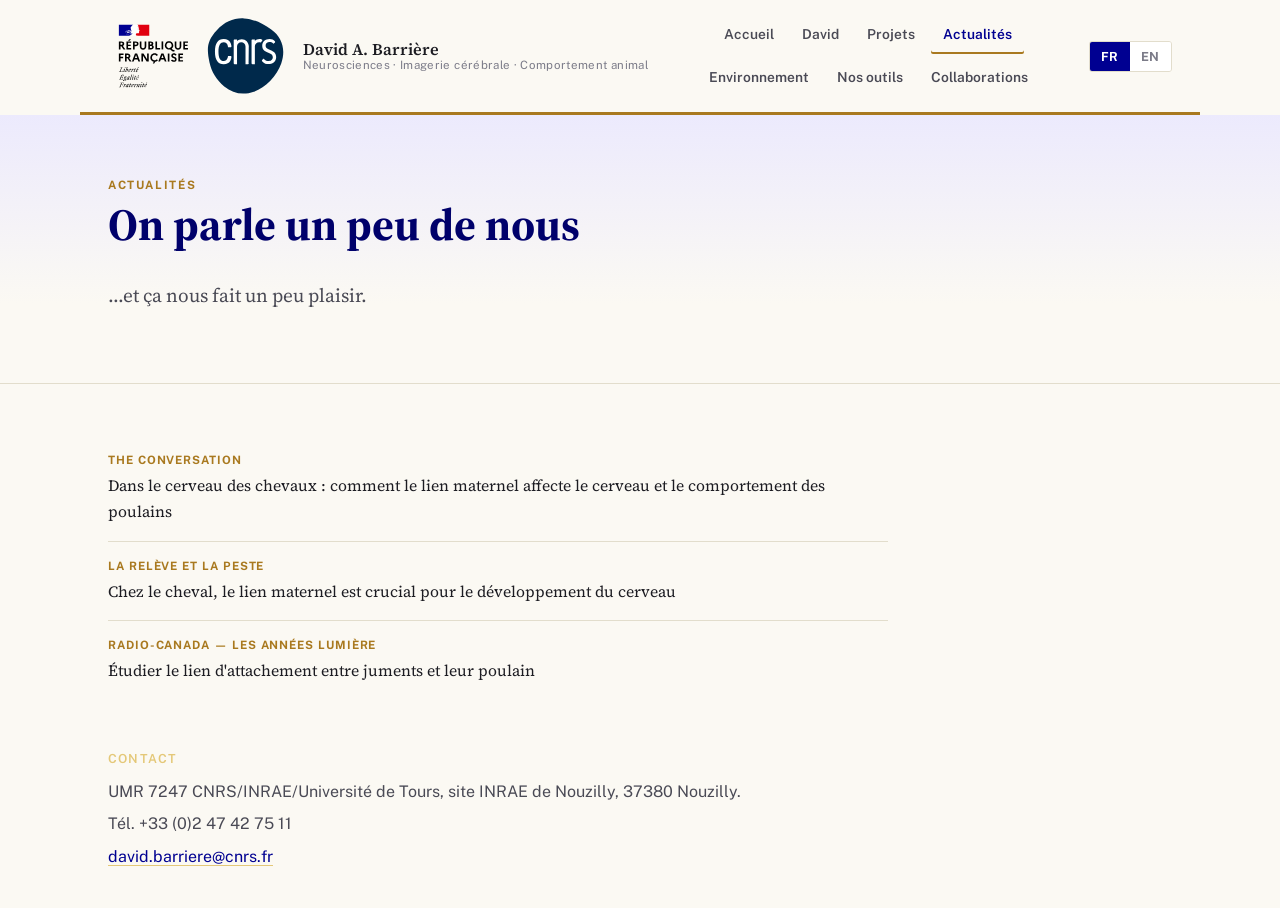
<file: news.html>
<!doctype html>
<html lang="fr">
<head>
<meta charset="utf-8" />
<meta name="viewport" content="width=device-width, initial-scale=1" />
<title>David A. Barrière — Actualités</title>
<meta name="description" content="Presse, médias et actualités autour des recherches de David A. Barrière." />
<link rel="stylesheet" href="./assets/css/site.css?v=11" />
<script data-goatcounter="https://davidbarriere.goatcounter.com/count" async src="https://gc.zgo.at/count.js"></script>
<link rel="canonical" href="https://davidbarriere.github.io/news.html" />
</head>
<body>
<div id="site-header"></div>

<main>
  <section class="hero">
    <div class="wrap">
      <span class="eyebrow" data-lang-block="fr">Actualités</span>
      <span class="eyebrow" data-lang-block="en">News</span>
      <h1 data-lang-block="fr">On parle un peu de nous</h1>
      <h1 data-lang-block="en">In the press</h1>
      <p class="hero-lede" data-lang-block="fr">…et ça nous fait un peu plaisir.</p>
      <p class="hero-lede" data-lang-block="en">…and it makes us a little happy.</p>
    </div>
  </section>

  <section class="section">
    <div class="wrap">
      <div class="news-list">
        <a class="news-row" href="https://theconversation.com/dans-le-cerveau-des-chevaux-comment-le-lien-maternel-affecte-le-cerveau-et-le-comportement-des-poulains-274144" target="_blank" rel="noopener noreferrer">
          <span class="news-outlet">The Conversation</span>
          <span class="news-title" data-lang-block="fr">Dans le cerveau des chevaux : comment le lien maternel affecte le cerveau et le comportement des poulains</span>
          <span class="news-title" data-lang-block="en">Inside the horse brain: how the maternal bond shapes foals' brains and behaviour</span>
        </a>
        <a class="news-row" href="https://lareleveetlapeste.fr/chez-le-cheval-le-lien-maternel-est-crucial-pour-le-developpement-du-cerveau/" target="_blank" rel="noopener noreferrer">
          <span class="news-outlet">La Relève et la Peste</span>
          <span class="news-title" data-lang-block="fr">Chez le cheval, le lien maternel est crucial pour le développement du cerveau</span>
          <span class="news-title" data-lang-block="en">In horses, the maternal bond is crucial for brain development</span>
        </a>
        <a class="news-row" href="https://ici.radio-canada.ca/ohdio/premiere/emissions/les-annees-lumiere/segments/rattrapage/2305029/etudier-lien-attachement-entre-juments-et-leur-poulain" target="_blank" rel="noopener noreferrer">
          <span class="news-outlet">Radio-Canada — Les années lumière</span>
          <span class="news-title" data-lang-block="fr">Étudier le lien d'attachement entre juments et leur poulain</span>
          <span class="news-title" data-lang-block="en">Studying the attachment bond between mares and their foals</span>
        </a>
      </div>
    </div>
  </section>
</main>

<div id="site-footer"></div>

<script type="module">
  import { initSiteChrome } from "./assets/js/site.js?v=2";
  initSiteChrome({ active: "news", defaultLang: "fr" });
</script>
</body>
</html>
</file>
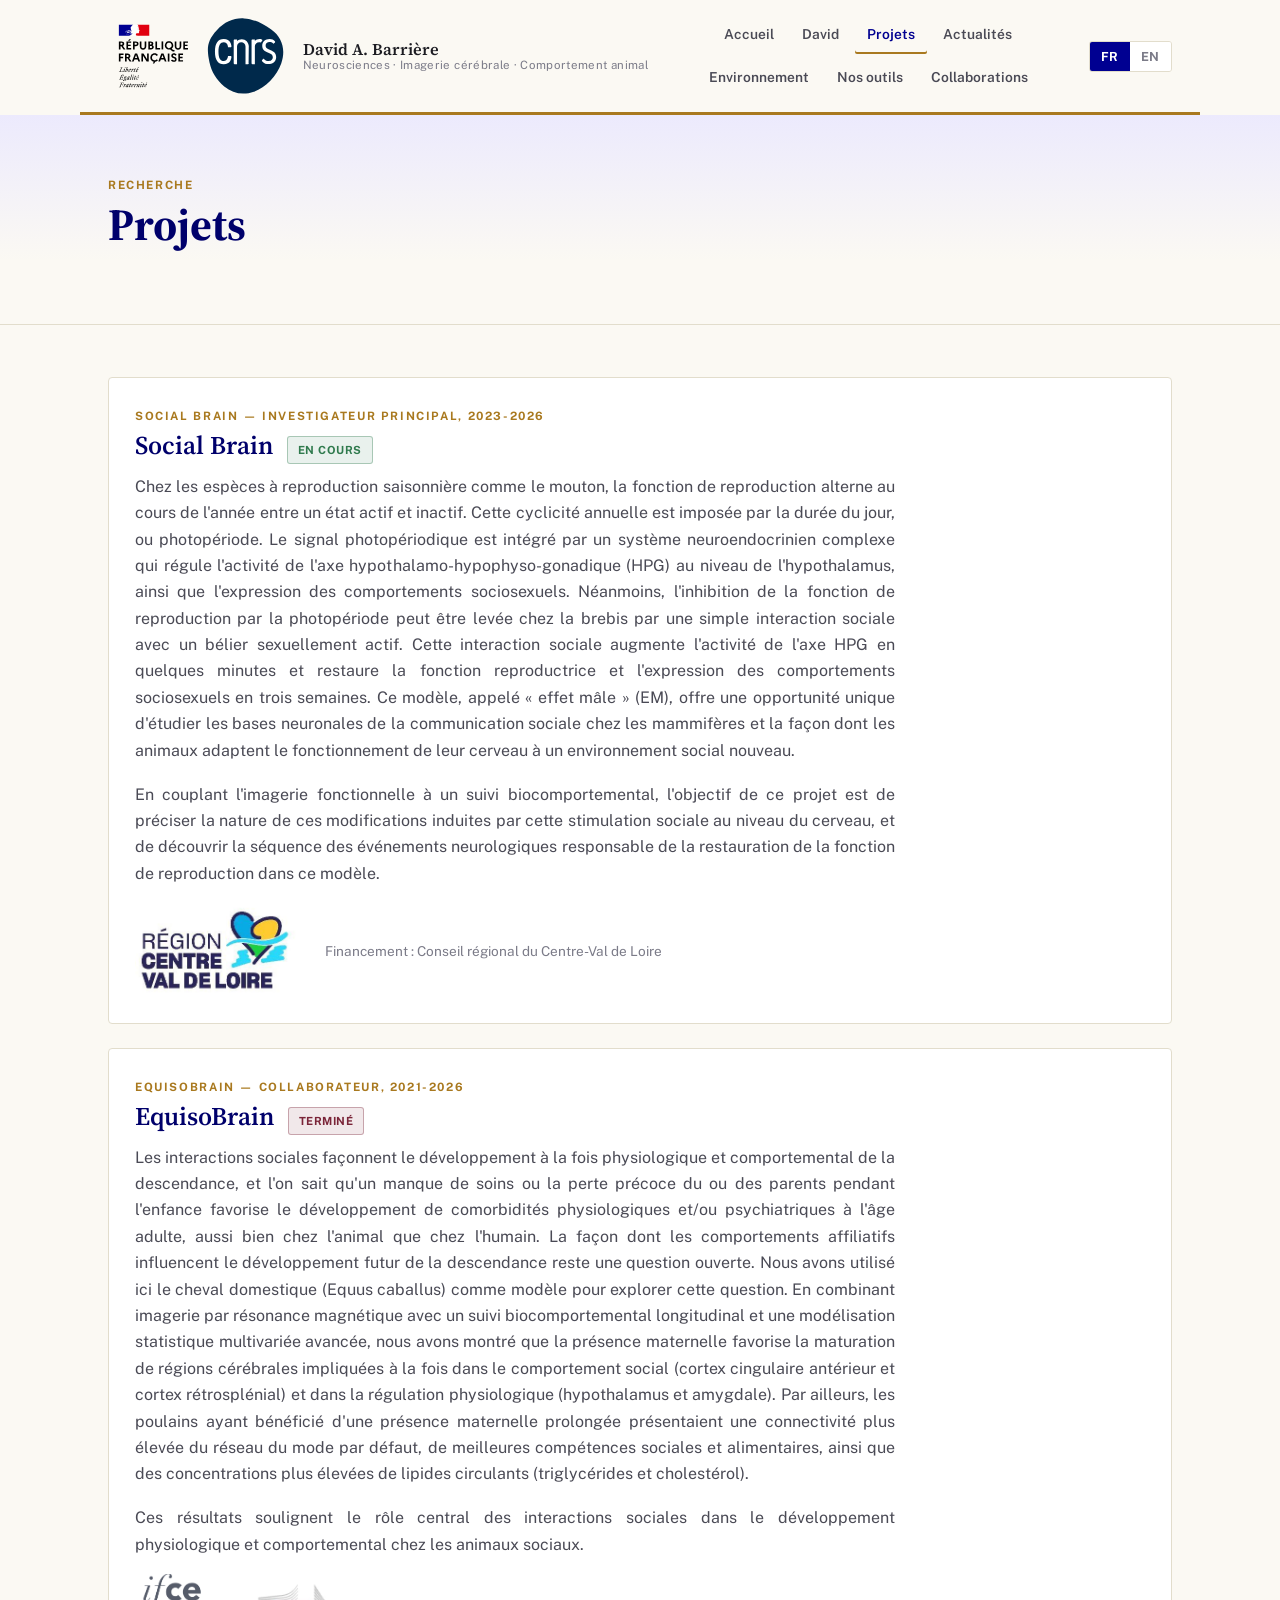
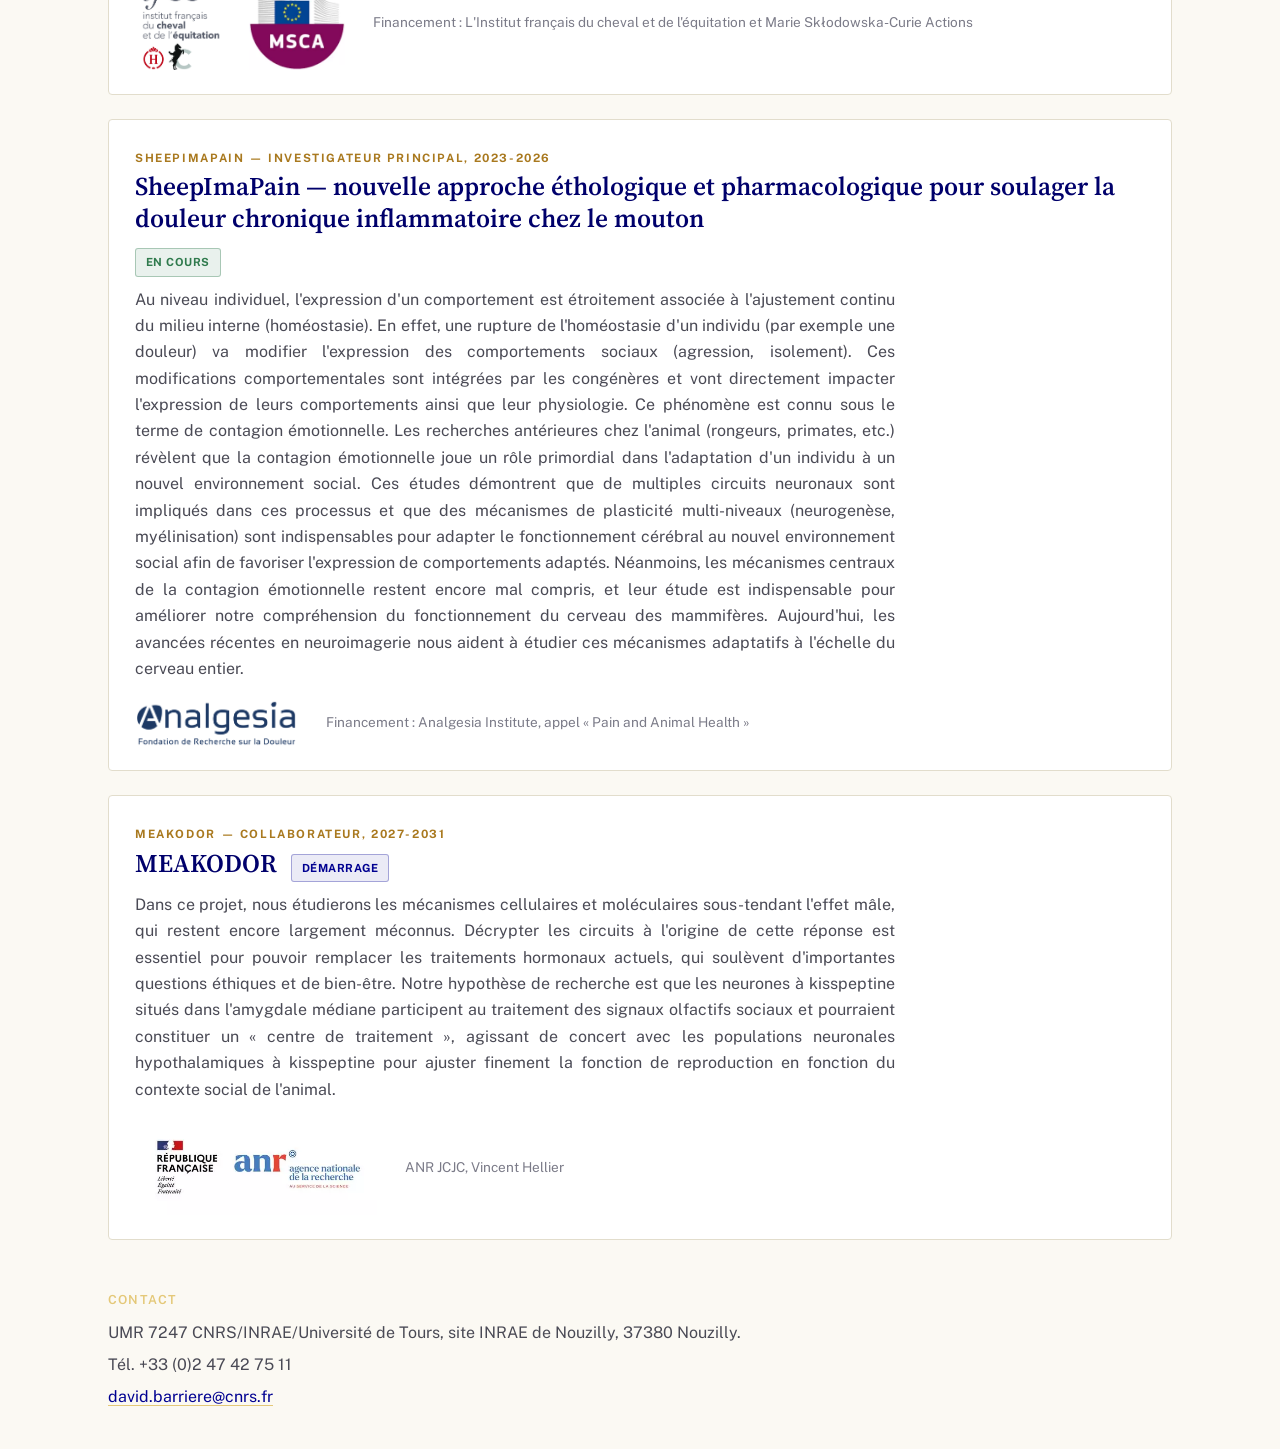
<file: projects.html>
<!doctype html>
<html lang="fr">
<head>
<meta charset="utf-8" />
<meta name="viewport" content="width=device-width, initial-scale=1" />
<title>David A. Barrière — Projets de recherche</title>
<meta name="description" content="Social Brain, EquisoBrain, SheepImaPain, MEAKODOR — projets de recherche de David A. Barrière, UMR 7247 CNRS/INRAE/Université de Tours." />
<link rel="stylesheet" href="./assets/css/site.css?v=11" />
<script data-goatcounter="https://davidbarriere.goatcounter.com/count" async src="https://gc.zgo.at/count.js"></script>
<link rel="canonical" href="https://davidbarriere.github.io/projects.html" />
</head>
<body>
<div id="site-header"></div>

<main>
  <section class="hero">
    <div class="wrap">
      <span class="eyebrow" data-lang-block="fr">Recherche</span>
      <span class="eyebrow" data-lang-block="en">Research</span>
      <h1 data-lang-block="fr">Projets</h1>
      <h1 data-lang-block="en">Projects</h1>
    </div>
  </section>

  <section class="section">
    <div class="wrap">
      <div class="card" style="margin-bottom:24px;">
        <span class="eyebrow" data-lang-block="fr">Social Brain — Investigateur principal, 2023-2026</span>
        <span class="eyebrow" data-lang-block="en">Social Brain — Principal investigator, 2023-2026</span>
        <div class="project-title-row">
          <h2>Social Brain</h2>
          <span class="status-badge status-ongoing" data-lang-block="fr">En cours</span>
          <span class="status-badge status-ongoing" data-lang-block="en">Ongoing</span>
        </div>
        <div class="prose" data-lang-block="fr">
          <p>Chez les espèces à reproduction saisonnière comme le mouton, la fonction de reproduction alterne au cours de l'année entre un état actif et inactif. Cette cyclicité annuelle est imposée par la durée du jour, ou photopériode. Le signal photopériodique est intégré par un système neuroendocrinien complexe qui régule l'activité de l'axe hypothalamo-hypophyso-gonadique (HPG) au niveau de l'hypothalamus, ainsi que l'expression des comportements sociosexuels. Néanmoins, l'inhibition de la fonction de reproduction par la photopériode peut être levée chez la brebis par une simple interaction sociale avec un bélier sexuellement actif. Cette interaction sociale augmente l'activité de l'axe HPG en quelques minutes et restaure la fonction reproductrice et l'expression des comportements sociosexuels en trois semaines. Ce modèle, appelé « effet mâle » (EM), offre une opportunité unique d'étudier les bases neuronales de la communication sociale chez les mammifères et la façon dont les animaux adaptent le fonctionnement de leur cerveau à un environnement social nouveau.</p>
          <p>En couplant l'imagerie fonctionnelle à un suivi biocomportemental, l'objectif de ce projet est de préciser la nature de ces modifications induites par cette stimulation sociale au niveau du cerveau, et de découvrir la séquence des événements neurologiques responsable de la restauration de la fonction de reproduction dans ce modèle.</p>
        </div>
        <div class="prose" data-lang-block="en">
          <p>In seasonal breeders like sheep, reproductive function alternates over the year between an active and an inactive state. This annual cyclicity is driven by day length, or photoperiod. The photoperiodic signal is integrated by a complex neuroendocrine system that regulates the activity of the hypothalamo-pituitary-gonadal (HPG) axis at the level of the hypothalamus, as well as the expression of sociosexual behaviours. Nevertheless, the photoperiodic inhibition of reproductive function can be lifted in ewes through a simple social interaction with a sexually active ram. This social interaction increases HPG axis activity within minutes and restores reproductive function and the expression of sociosexual behaviours within three weeks. This model, known as the "male effect" (ME), offers a unique opportunity to study the neuronal basis of social communication in mammals and how animals adapt their brain function to a new social environment.</p>
          <p>By combining functional imaging with biobehavioural monitoring, the objective of this project is to clarify the nature of these modifications induced by this social stimulation in the brain, and to uncover the sequence of neurological events responsible for the restoration of reproductive function in this model.</p>
        </div>
        <div class="logo-row">
          <img src="assets/img/funding/region-centre-val-de-loire.png" alt="Région Centre-Val de Loire" />
          <span style="font-size:0.85rem;color:var(--ink-faint);">
            <span data-lang-block="fr">Financement : Conseil régional du Centre-Val de Loire</span>
            <span data-lang-block="en">Funding: Conseil régional du Centre-Val de Loire</span>
          </span>
        </div>
      </div>

      <div class="card" style="margin-bottom:24px;">
        <span class="eyebrow" data-lang-block="fr">EquisoBrain — Collaborateur, 2021-2026</span>
        <span class="eyebrow" data-lang-block="en">EquisoBrain — Collaborator, 2021-2026</span>
        <div class="project-title-row">
          <h2>EquisoBrain</h2>
          <span class="status-badge status-done" data-lang-block="fr">Terminé</span>
          <span class="status-badge status-done" data-lang-block="en">Completed</span>
        </div>
        <div class="prose" data-lang-block="fr">
          <p>Les interactions sociales façonnent le développement à la fois physiologique et comportemental de la descendance, et l'on sait qu'un manque de soins ou la perte précoce du ou des parents pendant l'enfance favorise le développement de comorbidités physiologiques et/ou psychiatriques à l'âge adulte, aussi bien chez l'animal que chez l'humain. La façon dont les comportements affiliatifs influencent le développement futur de la descendance reste une question ouverte. Nous avons utilisé ici le cheval domestique (Equus caballus) comme modèle pour explorer cette question. En combinant imagerie par résonance magnétique avec un suivi biocomportemental longitudinal et une modélisation statistique multivariée avancée, nous avons montré que la présence maternelle favorise la maturation de régions cérébrales impliquées à la fois dans le comportement social (cortex cingulaire antérieur et cortex rétrosplénial) et dans la régulation physiologique (hypothalamus et amygdale). Par ailleurs, les poulains ayant bénéficié d'une présence maternelle prolongée présentaient une connectivité plus élevée du réseau du mode par défaut, de meilleures compétences sociales et alimentaires, ainsi que des concentrations plus élevées de lipides circulants (triglycérides et cholestérol).</p>
          <p>Ces résultats soulignent le rôle central des interactions sociales dans le développement physiologique et comportemental chez les animaux sociaux.</p>
        </div>
        <div class="prose" data-lang-block="en">
          <p>Social interactions shape both the physiological and behavioural development of offspring, and it is known that a lack of care or the early loss of one or both parents during infancy promotes the development of physiological and/or psychiatric comorbidities in adulthood, in both animals and humans. How affiliative behaviours influence the future development of offspring remains an open question. Here, we used the domestic horse (Equus caballus) as a model to investigate this question. By combining magnetic resonance imaging with longitudinal biobehavioural monitoring and advanced multivariate statistical modelling, we showed that maternal presence promotes the maturation of brain regions involved in both social behaviour (anterior cingulate cortex and retrosplenial cortex) and physiological regulation (hypothalamus and amygdala). Additionally, foals that benefited from prolonged maternal presence showed higher default-mode network connectivity, better social and feeding competence, and higher concentrations of circulating lipids (triglycerides and cholesterol).</p>
          <p>These findings underscore the central role of social interactions in the physiological and behavioural development of social animals.</p>
        </div>
        <div class="logo-row">
          <img src="assets/img/funding/ifce.png" alt="IFCE" />
          <img src="assets/img/funding/msca.png" alt="Marie Skłodowska-Curie Actions" />
          <span style="font-size:0.85rem;color:var(--ink-faint);">
            <span data-lang-block="fr">Financement : L'Institut français du cheval et de l'équitation et Marie Skłodowska-Curie Actions</span>
            <span data-lang-block="en">Funding: the French Institute for Horse and Riding (IFCE) and Marie Skłodowska-Curie Actions</span>
          </span>
        </div>
      </div>

      <div class="card" style="margin-bottom:24px;">
        <span class="eyebrow" data-lang-block="fr">SheepImaPain — Investigateur principal, 2023-2026</span>
        <span class="eyebrow" data-lang-block="en">SheepImaPain — Principal investigator, 2023-2026</span>
        <div class="project-title-row">
          <h2 data-lang-block="fr">SheepImaPain — nouvelle approche éthologique et pharmacologique pour soulager la douleur chronique inflammatoire chez le mouton</h2>
          <h2 data-lang-block="en">SheepImaPain — a new ethological and pharmacological approach to relieving chronic inflammatory pain in sheep</h2>
          <span class="status-badge status-ongoing" data-lang-block="fr">En cours</span>
          <span class="status-badge status-ongoing" data-lang-block="en">Ongoing</span>
        </div>
        <div class="prose" data-lang-block="fr">
          <p>Au niveau individuel, l'expression d'un comportement est étroitement associée à l'ajustement continu du milieu interne (homéostasie). En effet, une rupture de l'homéostasie d'un individu (par exemple une douleur) va modifier l'expression des comportements sociaux (agression, isolement). Ces modifications comportementales sont intégrées par les congénères et vont directement impacter l'expression de leurs comportements ainsi que leur physiologie. Ce phénomène est connu sous le terme de contagion émotionnelle. Les recherches antérieures chez l'animal (rongeurs, primates, etc.) révèlent que la contagion émotionnelle joue un rôle primordial dans l'adaptation d'un individu à un nouvel environnement social. Ces études démontrent que de multiples circuits neuronaux sont impliqués dans ces processus et que des mécanismes de plasticité multi-niveaux (neurogenèse, myélinisation) sont indispensables pour adapter le fonctionnement cérébral au nouvel environnement social afin de favoriser l'expression de comportements adaptés. Néanmoins, les mécanismes centraux de la contagion émotionnelle restent encore mal compris, et leur étude est indispensable pour améliorer notre compréhension du fonctionnement du cerveau des mammifères. Aujourd'hui, les avancées récentes en neuroimagerie nous aident à étudier ces mécanismes adaptatifs à l'échelle du cerveau entier.</p>
        </div>
        <div class="prose" data-lang-block="en">
          <p>At the individual level, the expression of a behaviour is closely linked to the continuous adjustment of the internal environment (homeostasis). Indeed, a disruption of an individual's homeostasis (for example, pain) alters the expression of social behaviours (aggression, isolation). These behavioural changes are perceived by conspecifics and directly affect their own behaviour and physiology. This phenomenon is known as emotional contagion. Previous research in animals (rodents, primates, etc.) shows that emotional contagion plays a key role in an individual's adaptation to a new social environment. These studies demonstrate that multiple neuronal circuits are involved in these processes and that multi-level plasticity mechanisms (neurogenesis, myelination) are essential to adapt brain function to the new social environment in order to promote the expression of adapted behaviours. Nevertheless, the central mechanisms of emotional contagion remain poorly understood, and their study is essential to improve our understanding of the mammalian brain. Today, recent advances in neuroimaging are helping us study these adaptive mechanisms at the whole-brain scale.</p>
        </div>
        <div class="logo-row">
          <img src="assets/img/funding/analgesia.png" alt="Analgesia Institute" style="max-height:48px;" />
          <span style="font-size:0.85rem;color:var(--ink-faint);">
            <span data-lang-block="fr">Financement : Analgesia Institute, appel « Pain and Animal Health »</span>
            <span data-lang-block="en">Funding: Analgesia Institute, "Pain and Animal Health" call</span>
          </span>
        </div>
      </div>

      <div class="card">
        <span class="eyebrow" data-lang-block="fr">MEAKODOR — Collaborateur, 2027-2031</span>
        <span class="eyebrow" data-lang-block="en">MEAKODOR — Collaborator, 2027-2031</span>
        <div class="project-title-row">
          <h2>MEAKODOR</h2>
          <span class="status-badge status-starting" data-lang-block="fr">Démarrage</span>
          <span class="status-badge status-starting" data-lang-block="en">Starting</span>
        </div>
        <div class="prose" data-lang-block="fr">
          <p>Dans ce projet, nous étudierons les mécanismes cellulaires et moléculaires sous-tendant l'effet mâle, qui restent encore largement méconnus. Décrypter les circuits à l'origine de cette réponse est essentiel pour pouvoir remplacer les traitements hormonaux actuels, qui soulèvent d'importantes questions éthiques et de bien-être. Notre hypothèse de recherche est que les neurones à kisspeptine situés dans l'amygdale médiane participent au traitement des signaux olfactifs sociaux et pourraient constituer un « centre de traitement », agissant de concert avec les populations neuronales hypothalamiques à kisspeptine pour ajuster finement la fonction de reproduction en fonction du contexte social de l'animal.</p>
        </div>
        <div class="prose" data-lang-block="en">
          <p>In this project, we will study the cellular and molecular mechanisms underlying the male effect, which remain largely unknown. Deciphering the circuits behind this response is crucial in order to replace current hormonal treatments, which raise major ethical and public welfare concerns. Our research hypothesis is that kisspeptin neurons located in the medial amygdala are involved in processing social olfactory cues and could act as a "processing hub", working in concert with hypothalamic kisspeptin neuronal populations to finely tune reproductive function according to the animal's social context.</p>
        </div>
        <div class="logo-row">
          <img src="assets/img/funding/anr.webp" alt="Agence Nationale de la Recherche" />
          <span style="font-size:0.85rem;color:var(--ink-faint);">ANR JCJC, Vincent Hellier</span>
        </div>
      </div>
    </div>
  </section>
</main>

<div id="site-footer"></div>

<script type="module">
  import { initSiteChrome } from "./assets/js/site.js?v=2";
  initSiteChrome({ active: "projects", defaultLang: "fr" });
</script>
</body>
</html>
</file>
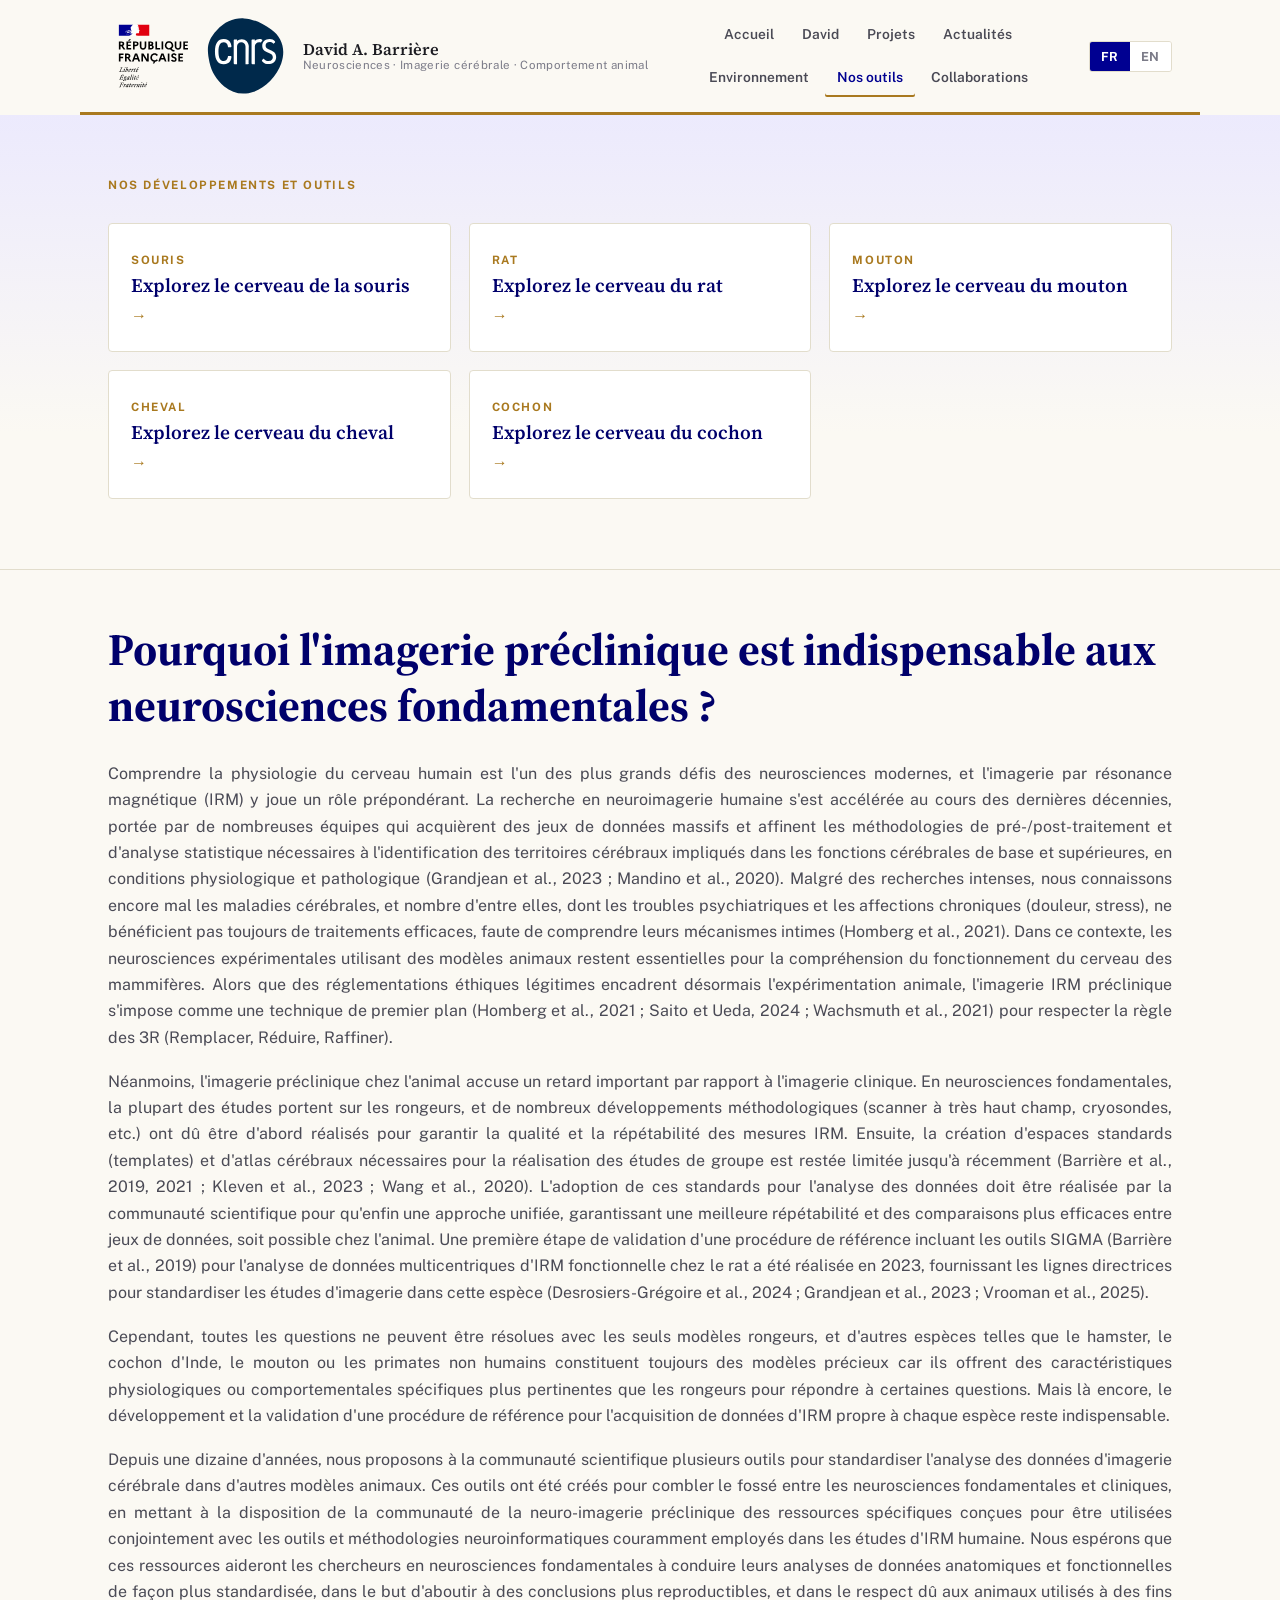
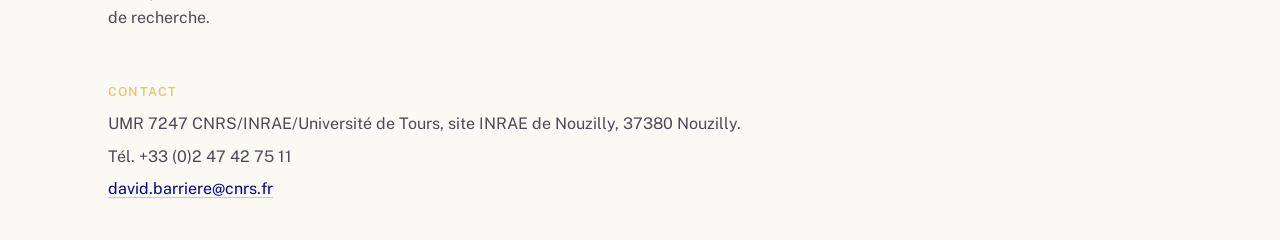
<file: tools.html>
<!doctype html>
<html lang="fr">
<head>
<meta charset="utf-8" />
<meta name="viewport" content="width=device-width, initial-scale=1" />
<title>David A. Barrière — Outils : atlas cérébraux interactifs</title>
<meta name="description" content="Templates et atlas cérébraux 3D interactifs de la souris, du rat, du mouton, du cheval et du cochon, développés pour la recherche préclinique." />
<link rel="stylesheet" href="./assets/css/site.css?v=11" />
<script data-goatcounter="https://davidbarriere.goatcounter.com/count" async src="https://gc.zgo.at/count.js"></script>
<link rel="canonical" href="https://davidbarriere.github.io/tools.html" />
</head>
<body>
<div id="site-header"></div>

<main>
  <section class="hero">
    <div class="wrap">
      <span class="eyebrow" data-lang-block="fr">Nos développements et outils</span>
      <span class="eyebrow" data-lang-block="en">Our developments and tools</span>

      <div class="tool-grid">
        <a class="tool-card" href="mouse.html">
          <span class="eyebrow" data-lang-block="fr">Souris</span>
          <span class="eyebrow" data-lang-block="en">Mouse</span>
          <h3 data-lang-block="fr">Explorez le cerveau de la souris</h3>
          <h3 data-lang-block="en">Explore the mouse brain</h3>
          <span class="arrow">→</span>
        </a>
        <a class="tool-card" href="rat.html">
          <span class="eyebrow" data-lang-block="fr">Rat</span>
          <span class="eyebrow" data-lang-block="en">Rat</span>
          <h3 data-lang-block="fr">Explorez le cerveau du rat</h3>
          <h3 data-lang-block="en">Explore the rat brain</h3>
          <span class="arrow">→</span>
        </a>
        <a class="tool-card" href="sheep.html">
          <span class="eyebrow" data-lang-block="fr">Mouton</span>
          <span class="eyebrow" data-lang-block="en">Sheep</span>
          <h3 data-lang-block="fr">Explorez le cerveau du mouton</h3>
          <h3 data-lang-block="en">Explore the sheep brain</h3>
          <span class="arrow">→</span>
        </a>
        <a class="tool-card" href="horse.html">
          <span class="eyebrow" data-lang-block="fr">Cheval</span>
          <span class="eyebrow" data-lang-block="en">Horse</span>
          <h3 data-lang-block="fr">Explorez le cerveau du cheval</h3>
          <h3 data-lang-block="en">Explore the horse brain</h3>
          <span class="arrow">→</span>
        </a>
        <a class="tool-card" href="swine.html">
          <span class="eyebrow" data-lang-block="fr">Cochon</span>
          <span class="eyebrow" data-lang-block="en">Pig</span>
          <h3 data-lang-block="fr">Explorez le cerveau du cochon</h3>
          <h3 data-lang-block="en">Explore the pig brain</h3>
          <span class="arrow">→</span>
        </a>
      </div>
    </div>
  </section>

  <section class="section">
    <div class="wrap">
      <h1 data-lang-block="fr">Pourquoi l'imagerie préclinique est indispensable aux neurosciences fondamentales ?</h1>
      <h1 data-lang-block="en">Why is preclinical imaging an invaluable approach in basic neuroscience?</h1>

      <div class="prose prose-wide" data-lang-block="fr">
        <p>Comprendre la physiologie du cerveau humain est l'un des plus grands défis des neurosciences modernes, et l'imagerie par résonance magnétique (IRM) y joue un rôle prépondérant. La recherche en neuroimagerie humaine s'est accélérée au cours des dernières décennies, portée par de nombreuses équipes qui acquièrent des jeux de données massifs et affinent les méthodologies de pré-/post-traitement et d'analyse statistique nécessaires à l'identification des territoires cérébraux impliqués dans les fonctions cérébrales de base et supérieures, en conditions physiologique et pathologique (Grandjean et al., 2023 ; Mandino et al., 2020). Malgré des recherches intenses, nous connaissons encore mal les maladies cérébrales, et nombre d'entre elles, dont les troubles psychiatriques et les affections chroniques (douleur, stress), ne bénéficient pas toujours de traitements efficaces, faute de comprendre leurs mécanismes intimes (Homberg et al., 2021). Dans ce contexte, les neurosciences expérimentales utilisant des modèles animaux restent essentielles pour la compréhension du fonctionnement du cerveau des mammifères. Alors que des réglementations éthiques légitimes encadrent désormais l'expérimentation animale, l'imagerie IRM préclinique s'impose comme une technique de premier plan (Homberg et al., 2021 ; Saito et Ueda, 2024 ; Wachsmuth et al., 2021) pour respecter la règle des 3R (Remplacer, Réduire, Raffiner).</p>
        <p>Néanmoins, l'imagerie préclinique chez l'animal accuse un retard important par rapport à l'imagerie clinique. En neurosciences fondamentales, la plupart des études portent sur les rongeurs, et de nombreux développements méthodologiques (scanner à très haut champ, cryosondes, etc.) ont dû être d'abord réalisés pour garantir la qualité et la répétabilité des mesures IRM. Ensuite, la création d'espaces standards (templates) et d'atlas cérébraux nécessaires pour la réalisation des études de groupe est restée limitée jusqu'à récemment (Barrière et al., 2019, 2021 ; Kleven et al., 2023 ; Wang et al., 2020). L'adoption de ces standards pour l'analyse des données doit être réalisée par la communauté scientifique pour qu'enfin une approche unifiée, garantissant une meilleure répétabilité et des comparaisons plus efficaces entre jeux de données, soit possible chez l'animal. Une première étape de validation d'une procédure de référence incluant les outils SIGMA (Barrière et al., 2019) pour l'analyse de données multicentriques d'IRM fonctionnelle chez le rat a été réalisée en 2023, fournissant les lignes directrices pour standardiser les études d'imagerie dans cette espèce (Desrosiers-Grégoire et al., 2024 ; Grandjean et al., 2023 ; Vrooman et al., 2025).</p>
        <p>Cependant, toutes les questions ne peuvent être résolues avec les seuls modèles rongeurs, et d'autres espèces telles que le hamster, le cochon d'Inde, le mouton ou les primates non humains constituent toujours des modèles précieux car ils offrent des caractéristiques physiologiques ou comportementales spécifiques plus pertinentes que les rongeurs pour répondre à certaines questions. Mais là encore, le développement et la validation d'une procédure de référence pour l'acquisition de données d'IRM propre à chaque espèce reste indispensable.</p>
        <p>Depuis une dizaine d'années, nous proposons à la communauté scientifique plusieurs outils pour standardiser l'analyse des données d'imagerie cérébrale dans d'autres modèles animaux. Ces outils ont été créés pour combler le fossé entre les neurosciences fondamentales et cliniques, en mettant à la disposition de la communauté de la neuro-imagerie préclinique des ressources spécifiques conçues pour être utilisées conjointement avec les outils et méthodologies neuroinformatiques couramment employés dans les études d'IRM humaine. Nous espérons que ces ressources aideront les chercheurs en neurosciences fondamentales à conduire leurs analyses de données anatomiques et fonctionnelles de façon plus standardisée, dans le but d'aboutir à des conclusions plus reproductibles, et dans le respect dû aux animaux utilisés à des fins de recherche.</p>
      </div>
      <div class="prose prose-wide" data-lang-block="en">
        <p>Understanding the physiology of the human brain is one of the greatest challenges of modern neuroscience, and magnetic resonance imaging (MRI) plays a preponderant role in this endeavour. Human neuroimaging research has accelerated over the past decades, fuelled by numerous teams acquiring massive datasets and refining the pre-/post-processing and statistical methodologies necessary to identify the brain territories involved in basic and higher brain functions in health and disease (Grandjean et al., 2023; Mandino et al., 2020). Despite intense research, we still know little about brain diseases, and many of these, including psychiatric disorders and chronic conditions (pain, stress), do not always benefit from effective treatments, as we still do not understand their underlying mechanisms (Homberg et al., 2021). In this context, experimental neuroscience using animal models remains essential to understanding mammalian brain function. As legitimate ethical regulations now govern animal experimentation, preclinical MR imaging has established itself as a leading technique (Homberg et al., 2021; Saito and Ueda, 2024; Wachsmuth et al., 2021) for upholding the 3Rs principle (Replace, Reduce, Refine).</p>
        <p>Nevertheless, preclinical imaging in animals lags far behind clinical imaging. In basic neuroscience, most studies involve rodents, and numerous methodological developments (very-high-field scanners, cryo-coils, etc.) first had to be achieved to ensure the quality and repeatability of MRI measurements. Next, the creation of standard spaces (templates) and brain atlases needed to carry out group studies remained limited until recently (Barrière et al., 2019, 2021; Kleven et al., 2023; Wang et al., 2020). The adoption of these standards for data analysis must be driven by the scientific community so that a unified approach, ensuring better repeatability and more efficient comparisons between datasets, finally becomes possible in animals. A first validation step for a reference procedure, including the SIGMA tools (Barrière et al., 2019), for the analysis of multicentre functional MRI data in the rat was completed in 2023, providing guidelines to standardise imaging studies in this species (Desrosiers-Grégoire et al., 2024; Grandjean et al., 2023; Vrooman et al., 2025).</p>
        <p>However, not all questions can be addressed with rodent models alone, and other species such as hamsters, guinea pigs, sheep and non-human primates remain invaluable models, as they offer specific physiological or behavioural traits that are more relevant than rodents for addressing certain questions. But here again, the development and validation of a reference procedure for MRI data acquisition specific to each species remains essential.</p>
        <p>Over the past decade, we have offered the scientific community several tools to standardise the analysis of brain imaging data in other animal models. These tools were created to bridge the gap between basic and clinical neuroscience, by providing the preclinical neuroimaging community with specific resources designed to be used alongside the neuroinformatic tools and methodologies commonly used in human MRI studies. It is our hope that these resources will help basic neuroscientists conduct their analyses of anatomical and functional datasets in a more standardised way, with the goal of reaching more reproducible conclusions, and in due respect for the animals used for research purposes.</p>
      </div>
    </div>
  </section>
</main>

<div id="site-footer"></div>

<script type="module">
  import { initSiteChrome } from "./assets/js/site.js?v=2";
  initSiteChrome({ active: "tools", defaultLang: "fr" });
</script>
</body>
</html>
</file>
<file: assets/css/site.css>
@import url("https://fonts.googleapis.com/css2?family=Source+Serif+4:opsz,wght@8..60,400;8..60,600;8..60,700&family=Public+Sans:wght@400;500;600;700&display=swap");

:root {
  --blue: #000091;
  --blue-dark: #00006b;
  --blue-tint: #eceafd;
  --gold: #a9791f;
  --gold-light: #e4c878;
  --ink: #1c1c22;
  --ink-dim: #4a4a55;
  --ink-faint: #7b7b88;
  --paper: #fbf9f3;
  --paper-alt: #f2ede0;
  --white: #ffffff;
  --border: #e2ddcc;
  --serif: "Source Serif 4", Georgia, "Times New Roman", serif;
  --sans: "Public Sans", -apple-system, BlinkMacSystemFont, "Segoe UI", Arial, sans-serif;
  --maxw: 1120px;
}

* { box-sizing: border-box; }
html { scroll-behavior: smooth; }

body {
  margin: 0;
  background: var(--paper);
  color: var(--ink);
  font-family: var(--sans);
  font-size: 16px;
  line-height: 1.65;
  -webkit-font-smoothing: antialiased;
}

img { max-width: 100%; display: block; }

a { color: var(--blue); text-decoration-color: var(--gold-light); text-underline-offset: 3px; }
a:hover { text-decoration-color: var(--blue); }

.wrap {
  max-width: var(--maxw);
  margin: 0 auto;
  padding: 0 28px;
}

h1, h2, h3, h4 {
  font-family: var(--serif);
  font-weight: 600;
  color: var(--blue-dark);
  line-height: 1.25;
  margin: 0 0 0.6em;
}
h1 { font-size: clamp(2rem, 4vw, 2.8rem); font-weight: 700; }
h2 { font-size: 1.6rem; }
h3 { font-size: 1.2rem; }

p { margin: 0 0 1.1em; color: var(--ink-dim); text-align: justify; text-justify: inter-word; }
p:last-child { margin-bottom: 0; }

.eyebrow {
  display: block;
  font-family: var(--sans);
  font-size: 0.72rem;
  font-weight: 700;
  letter-spacing: 0.14em;
  text-transform: uppercase;
  color: var(--gold);
  margin: 0 0 0.9em;
}

/* ---------- header ---------- */
.site-header {
  background: var(--white);
  position: sticky;
  top: 0;
  z-index: 50;
}
.site-header-inner {
  max-width: var(--maxw);
  margin: 0 auto;
  padding: 14px 28px;
  border-bottom: 3px solid var(--gold);
  display: flex;
  align-items: center;
  gap: 22px;
}
.site-brand {
  display: flex;
  align-items: center;
  gap: 14px;
  text-decoration: none;
  flex: none;
}
.site-brand img { height: 84px; width: auto; }
.site-brand-text { font-family: var(--serif); line-height: 1.15; }
.site-brand-text strong { display: block; font-size: 1.02rem; color: var(--ink); font-weight: 600; }
.site-brand-text span { display: block; font-size: 0.72rem; color: var(--ink-faint); font-family: var(--sans); letter-spacing: 0.03em; }

.site-nav {
  display: flex;
  gap: 4px;
  flex: 1;
  flex-wrap: wrap;
  justify-content: center;
}
.site-nav a {
  font-family: var(--sans);
  font-size: 0.86rem;
  font-weight: 600;
  color: var(--ink-dim);
  text-decoration: none;
  padding: 8px 12px;
  border-radius: 2px;
  white-space: nowrap;
}
.site-nav a:hover { color: var(--blue); background: var(--blue-tint); }
.site-nav a.active { color: var(--blue); box-shadow: inset 0 -2px 0 var(--gold); }

.lang-toggle {
  display: flex;
  border: 1px solid var(--border);
  border-radius: 3px;
  overflow: hidden;
  flex: none;
}
.lang-toggle button {
  font-family: var(--sans);
  font-size: 0.78rem;
  font-weight: 700;
  letter-spacing: 0.04em;
  border: none;
  background: var(--white);
  color: var(--ink-faint);
  padding: 7px 11px;
  cursor: pointer;
}
.lang-toggle button.active { background: var(--blue); color: var(--white); }

.site-nav-toggle { display: none; }

@media (max-width: 880px) {
  .site-header-inner { flex-wrap: wrap; }
  .site-nav { order: 3; width: 100%; justify-content: flex-start; display: none; }
  .site-nav.open { display: flex; }
  .site-nav-toggle {
    display: flex;
    margin-left: auto;
    border: 1px solid var(--border);
    background: var(--white);
    border-radius: 3px;
    padding: 8px 10px;
    cursor: pointer;
    font-family: var(--sans);
    font-weight: 700;
    font-size: 0.8rem;
  }
}

/* ---------- hero ---------- */
.hero {
  background: linear-gradient(180deg, var(--blue-tint), var(--paper) 70%);
  border-bottom: 1px solid var(--border);
  padding: 56px 0 44px;
}
.hero h1 { max-width: 780px; }
.hero-lede {
  font-family: var(--serif);
  font-size: 1.2rem;
  color: var(--ink-dim);
  max-width: 700px;
  margin: 0 0 1.4em;
}
.hero-contact {
  display: flex;
  flex-wrap: wrap;
  gap: 6px 28px;
  font-size: 0.88rem;
  color: var(--ink-faint);
  margin-top: 22px;
}
.hero-contact a { color: var(--ink-faint); }

/* ---------- sections ---------- */
.section { padding: 52px 0; }
.section + .section { border-top: 1px solid var(--border); }
.section-alt { background: var(--paper-alt); }
.section-blue { background: var(--blue-dark); color: var(--white); }
.section-blue h2, .section-blue .eyebrow { color: var(--white); }
.section-blue p { color: #cfd0ea; }

.lede {
  font-family: var(--serif);
  font-size: 1.15rem;
  color: var(--ink);
  max-width: 760px;
}

.prose { max-width: 760px; }
.prose p { font-size: 1rem; }
.prose-wide { max-width: none; }

/* ---------- carousel ---------- */
.carousel {
  position: relative;
  max-width: 760px;
  margin: 0;
  background: #14151c;
  border: 1px solid var(--border);
  border-radius: 6px;
  overflow: hidden;
}
.carousel-track { position: relative; aspect-ratio: 16 / 10; }
.carousel-slide {
  position: absolute;
  inset: 0;
  display: flex;
  align-items: center;
  justify-content: center;
  opacity: 0;
  transition: opacity 0.6s ease;
  pointer-events: none;
}
.carousel-slide.active { opacity: 1; pointer-events: auto; }
.carousel-slide img { max-height: 100%; max-width: 100%; object-fit: contain; }
.carousel-caption {
  position: absolute;
  left: 0; right: 0; bottom: 0;
  background: linear-gradient(0deg, rgba(0,0,0,0.72), transparent);
  color: #fff;
  font-size: 0.82rem;
  padding: 26px 18px 12px;
  text-align: center;
  letter-spacing: 0.02em;
}
.carousel-arrow {
  position: absolute;
  top: 50%;
  transform: translateY(-50%);
  background: rgba(255,255,255,0.9);
  border: none;
  width: 34px;
  height: 34px;
  border-radius: 50%;
  cursor: pointer;
  font-size: 1rem;
  color: var(--blue-dark);
  display: flex;
  align-items: center;
  justify-content: center;
}
.carousel-arrow.prev { left: 10px; }
.carousel-arrow.next { right: 10px; }
.carousel-dots {
  display: flex;
  justify-content: center;
  gap: 7px;
  padding: 12px 0 0;
}
.carousel-dots button {
  width: 7px; height: 7px; border-radius: 50%;
  border: none; background: var(--border); cursor: pointer; padding: 0;
}
.carousel-dots button.active { background: var(--gold); }

/* ---------- cards / lists ---------- */
.grid { display: grid; gap: 24px; }
.grid-2 { grid-template-columns: repeat(auto-fit, minmax(300px, 1fr)); }
.grid-3 { grid-template-columns: repeat(auto-fit, minmax(220px, 1fr)); }

.card {
  background: var(--white);
  border: 1px solid var(--border);
  border-radius: 4px;
  padding: 24px 26px;
}

.project-title-row { display: flex; align-items: baseline; gap: 14px; flex-wrap: wrap; margin-bottom: 0.6em; }
.project-title-row h2 { margin-bottom: 0; }

.status-badge {
  display: inline-block;
  font-size: 0.7rem;
  font-weight: 700;
  letter-spacing: 0.04em;
  text-transform: uppercase;
  padding: 4px 10px;
  border-radius: 3px;
  white-space: nowrap;
  font-family: var(--sans);
}
.status-badge.status-done { background: rgba(122, 36, 56, 0.1); color: #7a2438; border: 1px solid rgba(122, 36, 56, 0.35); }
.status-badge.status-ongoing { background: rgba(47, 122, 77, 0.1); color: #2f7a4d; border: 1px solid rgba(47, 122, 77, 0.35); }
.status-badge.status-starting { background: rgba(0, 0, 145, 0.08); color: var(--blue); border: 1px solid rgba(0, 0, 145, 0.3); }

.timeline { max-width: 640px; }
.timeline-row {
  display: flex;
  gap: 22px;
  padding: 11px 0;
  border-bottom: 1px solid var(--border);
  font-size: 0.94rem;
}
.timeline-row:last-child { border-bottom: none; }
.timeline-year {
  flex: none;
  width: 110px;
  color: var(--gold);
  font-weight: 700;
  font-family: var(--serif);
}
.timeline-label { color: var(--ink); }

.pub-list { max-width: 780px; }
.pub-row {
  display: flex;
  gap: 22px;
  padding: 12px 0;
  border-bottom: 1px solid var(--border);
  font-size: 0.94rem;
  align-items: baseline;
}
.pub-row:last-child { border-bottom: none; }
.pub-year {
  flex: none;
  width: 52px;
  color: var(--gold);
  font-weight: 700;
  font-family: var(--serif);
}
.pub-title { color: var(--ink); text-decoration: none; }
.pub-title:hover { color: var(--blue); text-decoration: underline; }
.pub-journal { color: var(--ink-faint); font-style: italic; }

.profile-links { display: flex; gap: 12px; flex-wrap: wrap; margin: 18px 0 0; }
.profile-links a {
  display: inline-flex;
  align-items: center;
  gap: 8px;
  border: 1px solid var(--border);
  background: var(--white);
  padding: 8px 14px;
  border-radius: 3px;
  font-size: 0.85rem;
  font-weight: 600;
  text-decoration: none;
  color: var(--ink);
}
.profile-links a:hover { border-color: var(--blue); color: var(--blue); }
.profile-links img { height: 16px; width: auto; }

.bio-grid { display: grid; grid-template-columns: 220px 1fr; gap: 40px; align-items: start; }
.bio-grid img { border-radius: 50%; border: 1px solid var(--border); aspect-ratio: 1 / 1; object-fit: cover; }
@media (max-width: 720px) { .bio-grid { grid-template-columns: 1fr; } .bio-grid img { max-width: 200px; } }

.logo-row { display: flex; flex-wrap: wrap; align-items: center; gap: 28px; margin-top: 16px; }
.logo-row img { max-height: 96px; width: auto; }

.news-list { display: flex; flex-direction: column; gap: 0; max-width: 780px; }
.news-row {
  display: block;
  padding: 15px 0;
  border-bottom: 1px solid var(--border);
  text-decoration: none;
}
.news-row:last-child { border-bottom: none; }
.news-outlet {
  font-size: 0.72rem;
  font-weight: 700;
  letter-spacing: 0.08em;
  text-transform: uppercase;
  color: var(--gold);
  display: block;
  margin-bottom: 3px;
}
.news-title { color: var(--ink); font-size: 0.98rem; font-family: var(--serif); }
.news-row:hover .news-title { color: var(--blue); }

.btn {
  display: inline-block;
  background: var(--blue);
  color: var(--white) !important;
  font-weight: 600;
  font-size: 0.88rem;
  padding: 10px 20px;
  border-radius: 3px;
  text-decoration: none;
  border: 1px solid var(--blue);
}
.btn:hover { background: var(--blue-dark); }
.btn-outline {
  background: transparent;
  color: var(--blue) !important;
  border: 1px solid var(--blue);
}
.btn-outline:hover { background: var(--blue-tint); }

.tool-grid { display: grid; grid-template-columns: repeat(3, 1fr); gap: 18px; margin: 26px 0; }
@media (max-width: 720px) { .tool-grid { grid-template-columns: repeat(2, 1fr); } }
@media (max-width: 480px) { .tool-grid { grid-template-columns: 1fr; } }
.tool-card {
  background: var(--white);
  border: 1px solid var(--border);
  border-radius: 4px;
  padding: 22px;
  text-decoration: none;
  transition: border-color 0.15s, transform 0.15s;
}
.tool-card:hover { border-color: var(--gold); transform: translateY(-2px); }
.tool-card .eyebrow { margin-bottom: 6px; }
.tool-card h3 { margin: 0 0 6px; color: var(--blue-dark); }
.tool-card span.arrow { color: var(--gold); font-weight: 700; }

/* ---------- footer ---------- */
.site-footer {
  background: var(--blue-dark);
  color: #cfd0ea;
  padding: 42px 0 26px;
  font-size: 0.9rem;
}
.site-footer a { color: #fff; }
.footer-grid { display: grid; grid-template-columns: repeat(auto-fit, minmax(200px, 1fr)); gap: 28px; margin-bottom: 26px; }
.footer-grid h4 { color: var(--gold-light); font-family: var(--sans); font-size: 0.78rem; text-transform: uppercase; letter-spacing: 0.1em; margin-bottom: 12px; }
.footer-grid p, .footer-grid div { margin: 0 0 6px; }

[data-lang-block] { display: none; }
[data-lang-block].active { display: block; }
span[data-lang-block].active, a[data-lang-block].active { display: inline; }
</file>
